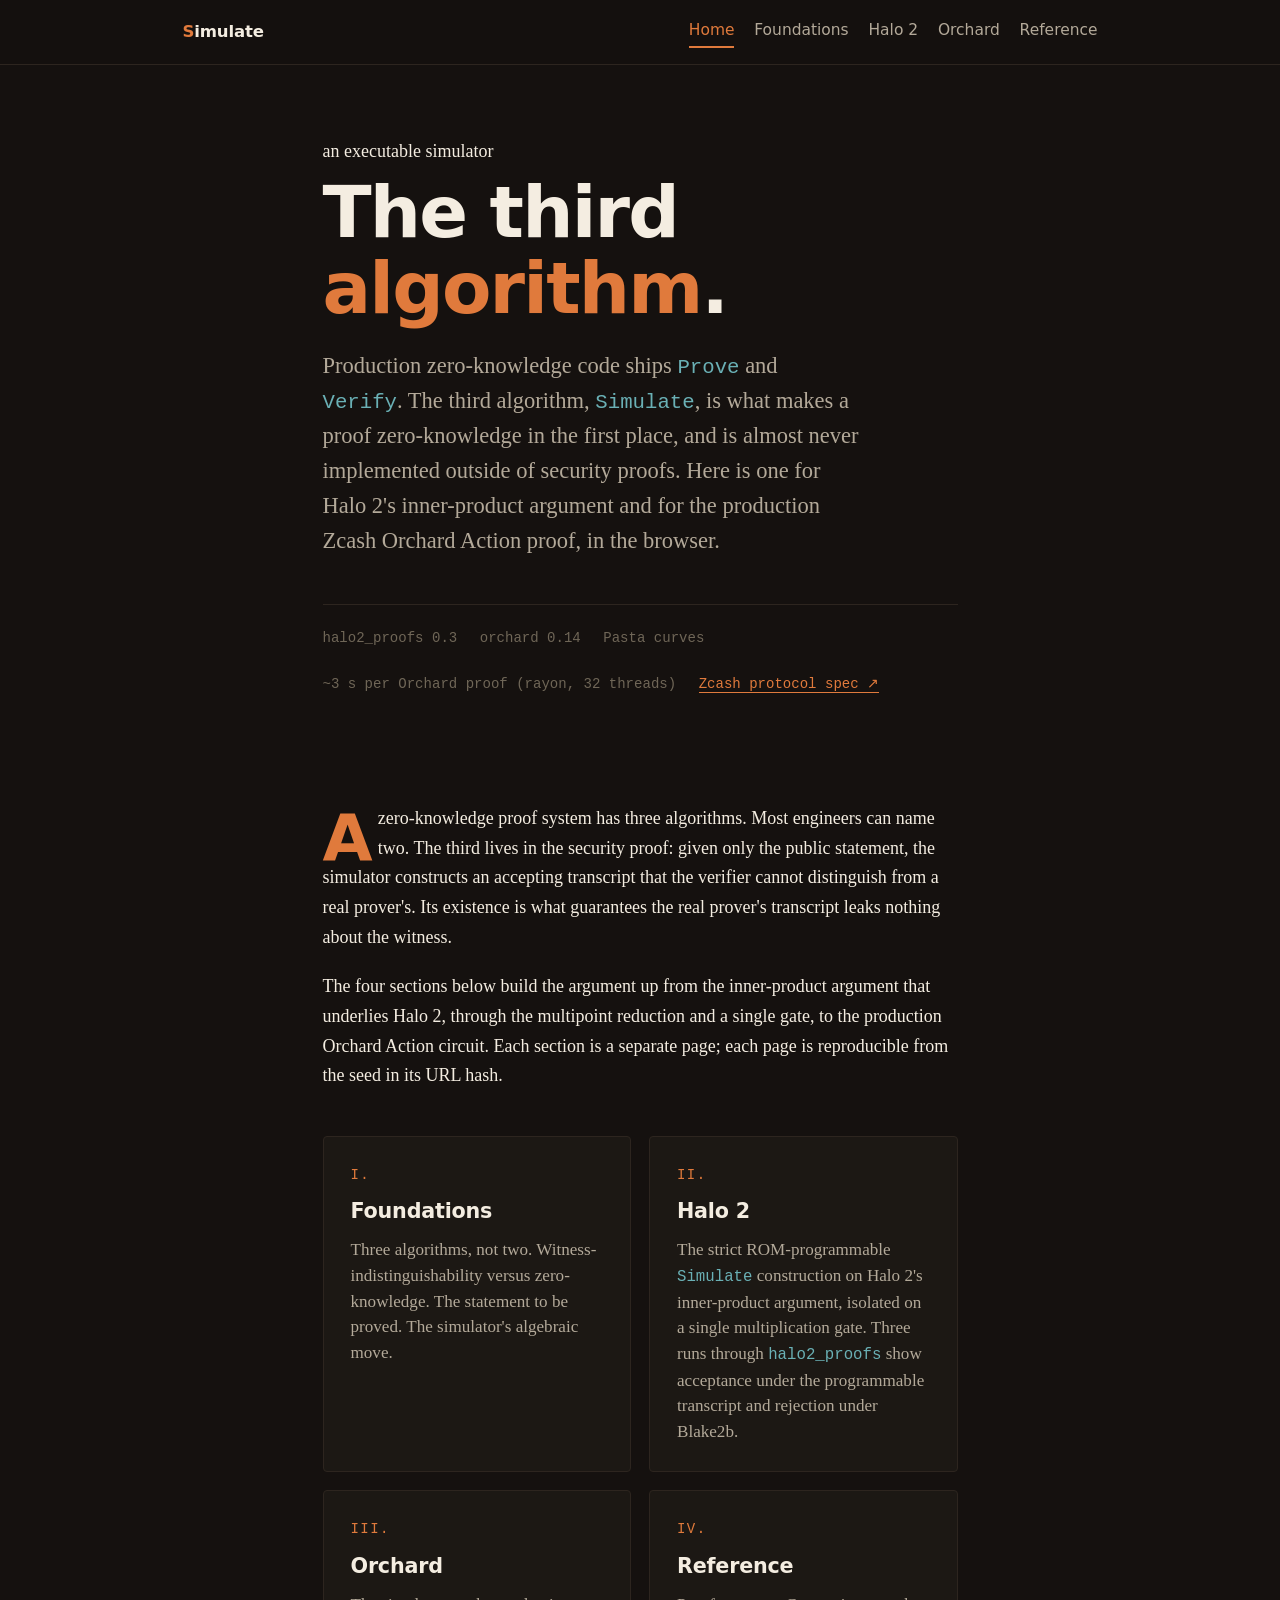
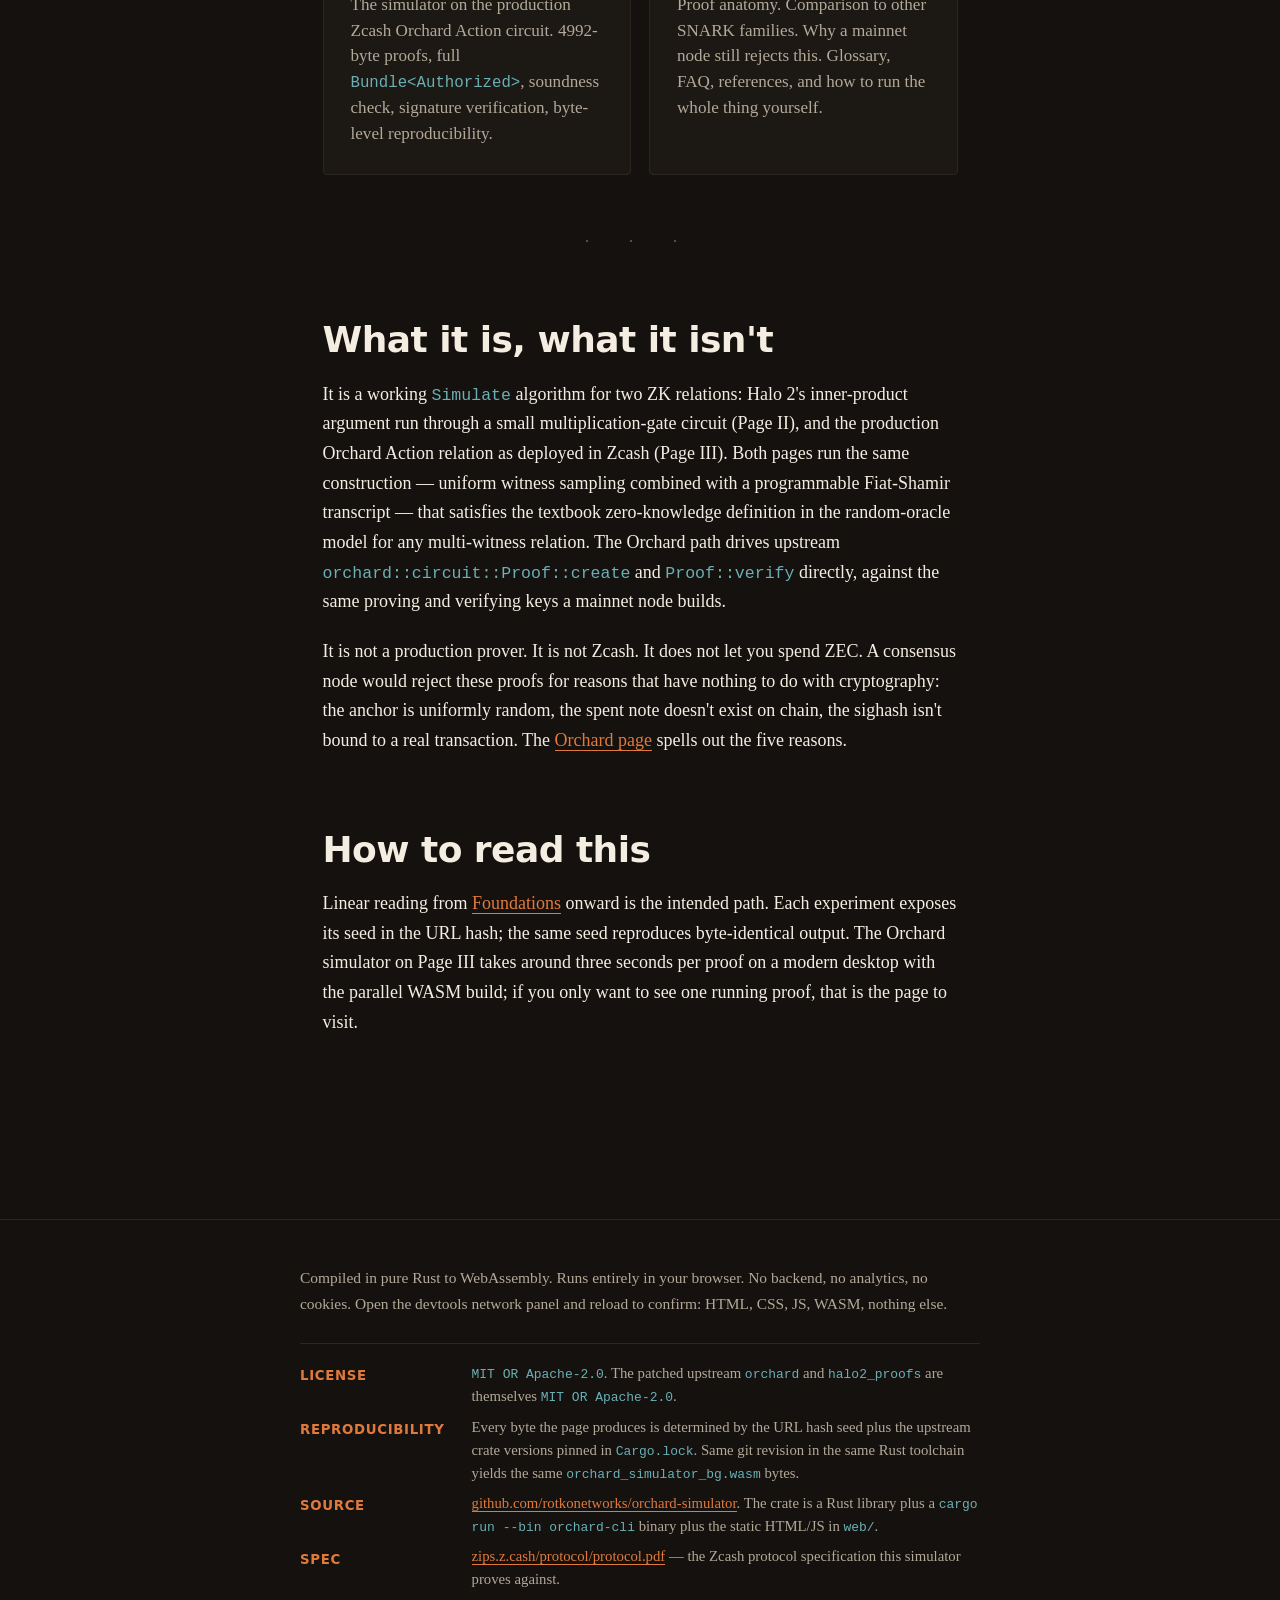
<file: web/index.html>
<!doctype html>
<html lang="en">
<head>
  <meta charset="utf-8" />
  <meta name="viewport" content="width=device-width, initial-scale=1" />
  <title>The third algorithm — orchard-simulator</title>
  <meta name="description" content="A working zero-knowledge simulator for Halo 2's inner-product argument and the production Zcash Orchard Action proof. Runs in the browser." />
  <meta property="og:type" content="article" />
  <meta property="og:title" content="The third algorithm" />
  <meta property="og:description" content="A working zero-knowledge simulator for Halo 2's inner-product argument and the production Zcash Orchard Action proof." />
  <meta name="twitter:card" content="summary" />
  <link rel="icon" type="image/svg+xml" href="data:image/svg+xml;utf8,<svg xmlns='http://www.w3.org/2000/svg' viewBox='0 0 16 16'><rect width='16' height='16' rx='2' fill='%23221c17'/><text x='8' y='12' font-family='Georgia,serif' font-style='italic' font-size='11' font-weight='600' text-anchor='middle' fill='%23e07a3c'>S</text></svg>" />
  <link rel="stylesheet" href="style.css" />
</head>
<body>
<a class="skip-link" href="#main">skip to content</a>

<nav class="site-nav" aria-label="site navigation">
  <div class="site-nav-inner" id="nav-inner">
    <a href="/" class="site-nav-brand"><strong>S</strong>imulate</a>
    <button class="nav-toggle" aria-label="toggle navigation" aria-controls="nav-inner" id="nav-toggle">menu</button>
    <div class="site-nav-links">
      <a href="/" aria-current="page">Home</a>
      <a href="/foundations.html">Foundations</a>
      <a href="/halo2.html">Halo 2</a>
      <a href="/orchard.html">Orchard</a>
      <a href="/reference.html">Reference</a>
    </div>
  </div>
</nav>

<header class="hero">
  <div class="eyebrow">an executable simulator</div>
  <h1>The third <span class="accent">algorithm</span>.</h1>
  <p class="hero-deck">
    Production zero-knowledge code ships <code>Prove</code> and
    <code>Verify</code>. The third algorithm,
    <code>Simulate</code>, is what makes a proof zero-knowledge in
    the first place, and is almost never implemented outside of
    security proofs. Here is one for Halo 2's inner-product argument
    and for the production Zcash Orchard Action proof, in the
    browser.
  </p>
  <div class="hero-meta">
    <span>halo2_proofs 0.3</span>
    <span>orchard 0.14</span>
    <span>Pasta curves</span>
    <span>~3 s per Orchard proof (rayon, 32 threads)</span>
    <span><a href="https://zips.z.cash/protocol/protocol.pdf"
            rel="noopener">Zcash protocol spec &#x2197;</a></span>
  </div>
</header>

<main class="page" id="main">

  <p class="drop-cap">
    A zero-knowledge proof system has three algorithms. Most
    engineers can name two. The third lives in the security proof:
    given only the public statement, the simulator constructs an
    accepting transcript that the verifier cannot distinguish from a
    real prover's. Its existence is what guarantees the real
    prover's transcript leaks nothing about the witness.
  </p>

  <p>
    The four sections below build the argument up from the
    inner-product argument that underlies Halo 2, through the
    multipoint reduction and a single gate, to the production
    Orchard Action circuit. Each section is a separate page; each
    page is reproducible from the seed in its URL hash.
  </p>

  <div class="toc-cards">
    <a class="toc-card" href="/foundations.html">
      <div class="toc-card-number">I.</div>
      <div class="toc-card-title">Foundations</div>
      <div class="toc-card-desc">
        Three algorithms, not two. Witness-indistinguishability
        versus zero-knowledge. The statement to be proved. The
        simulator's algebraic move.
      </div>
    </a>
    <a class="toc-card" href="/halo2.html">
      <div class="toc-card-number">II.</div>
      <div class="toc-card-title">Halo 2</div>
      <div class="toc-card-desc">
        The strict ROM-programmable <code>Simulate</code>
        construction on Halo 2's inner-product argument, isolated
        on a single multiplication gate. Three runs through
        <code>halo2_proofs</code> show acceptance under the
        programmable transcript and rejection under Blake2b.
      </div>
    </a>
    <a class="toc-card" href="/orchard.html">
      <div class="toc-card-number">III.</div>
      <div class="toc-card-title">Orchard</div>
      <div class="toc-card-desc">
        The simulator on the production Zcash Orchard Action
        circuit. 4992-byte proofs, full
        <code>Bundle&lt;Authorized&gt;</code>, soundness check,
        signature verification, byte-level reproducibility.
      </div>
    </a>
    <a class="toc-card" href="/reference.html">
      <div class="toc-card-number">IV.</div>
      <div class="toc-card-title">Reference</div>
      <div class="toc-card-desc">
        Proof anatomy. Comparison to other SNARK families. Why a
        mainnet node still rejects this. Glossary, FAQ, references,
        and how to run the whole thing yourself.
      </div>
    </a>
  </div>

  <div class="rule"></div>

  <h2>What it is, what it isn't</h2>

  <p>
    It is a working <code>Simulate</code> algorithm for two ZK
    relations: Halo 2's inner-product argument run through a small
    multiplication-gate circuit (Page II), and the production
    Orchard Action relation as deployed in Zcash (Page III). Both
    pages run the same construction &mdash; uniform witness
    sampling combined with a programmable Fiat-Shamir transcript
    &mdash; that satisfies the textbook zero-knowledge definition in
    the random-oracle model for any multi-witness relation. The
    Orchard path drives upstream
    <code>orchard::circuit::Proof::create</code> and
    <code>Proof::verify</code> directly, against the same proving
    and verifying keys a mainnet node builds.
  </p>

  <p>
    It is not a production prover. It is not Zcash. It does not let
    you spend ZEC. A consensus node would reject these proofs for
    reasons that have nothing to do with cryptography: the anchor
    is uniformly random, the spent note doesn't exist on chain, the
    sighash isn't bound to a real transaction. The
    <a href="/orchard.html#mainnet-reject">Orchard page</a> spells
    out the five reasons.
  </p>

  <h2>How to read this</h2>

  <p>
    Linear reading from <a href="/foundations.html">Foundations</a>
    onward is the intended path. Each experiment exposes its seed in
    the URL hash; the same seed reproduces byte-identical output.
    The Orchard simulator on Page III takes around three seconds per
    proof on a modern desktop with the parallel WASM build; if you
    only want to see one running proof, that is the page to visit.
  </p>

</main>

<footer>
  <div class="footer-inner">
    <p>
      Compiled in pure Rust to WebAssembly. Runs entirely in your
      browser. No backend, no analytics, no cookies. Open the
      devtools network panel and reload to confirm: HTML, CSS, JS,
      WASM, nothing else.
    </p>
    <dl>
      <dt>License</dt>
      <dd><code>MIT OR Apache-2.0</code>. The patched upstream
      <code>orchard</code> and <code>halo2_proofs</code> are
      themselves <code>MIT OR Apache-2.0</code>.</dd>
      <dt>Reproducibility</dt>
      <dd>
        Every byte the page produces is determined by the URL hash
        seed plus the upstream crate versions pinned in
        <code>Cargo.lock</code>. Same git revision in the same Rust
        toolchain yields the same <code>orchard_simulator_bg.wasm</code>
        bytes.
      </dd>
      <dt>Source</dt>
      <dd>
        <a href="https://github.com/rotkonetworks/orchard-simulator" rel="noopener">github.com/rotkonetworks/orchard-simulator</a>.
        The crate is a Rust library plus a <code>cargo run --bin
        orchard-cli</code> binary plus the static HTML/JS in
        <code>web/</code>.
      </dd>
      <dt>Spec</dt>
      <dd>
        <a href="https://zips.z.cash/protocol/protocol.pdf" rel="noopener">zips.z.cash/protocol/protocol.pdf</a>
        &mdash; the Zcash protocol specification this simulator
        proves against.
      </dd>
    </dl>
  </div>
</footer>

<script src="nav.js" type="module"></script>
</body>
</html>
</file>
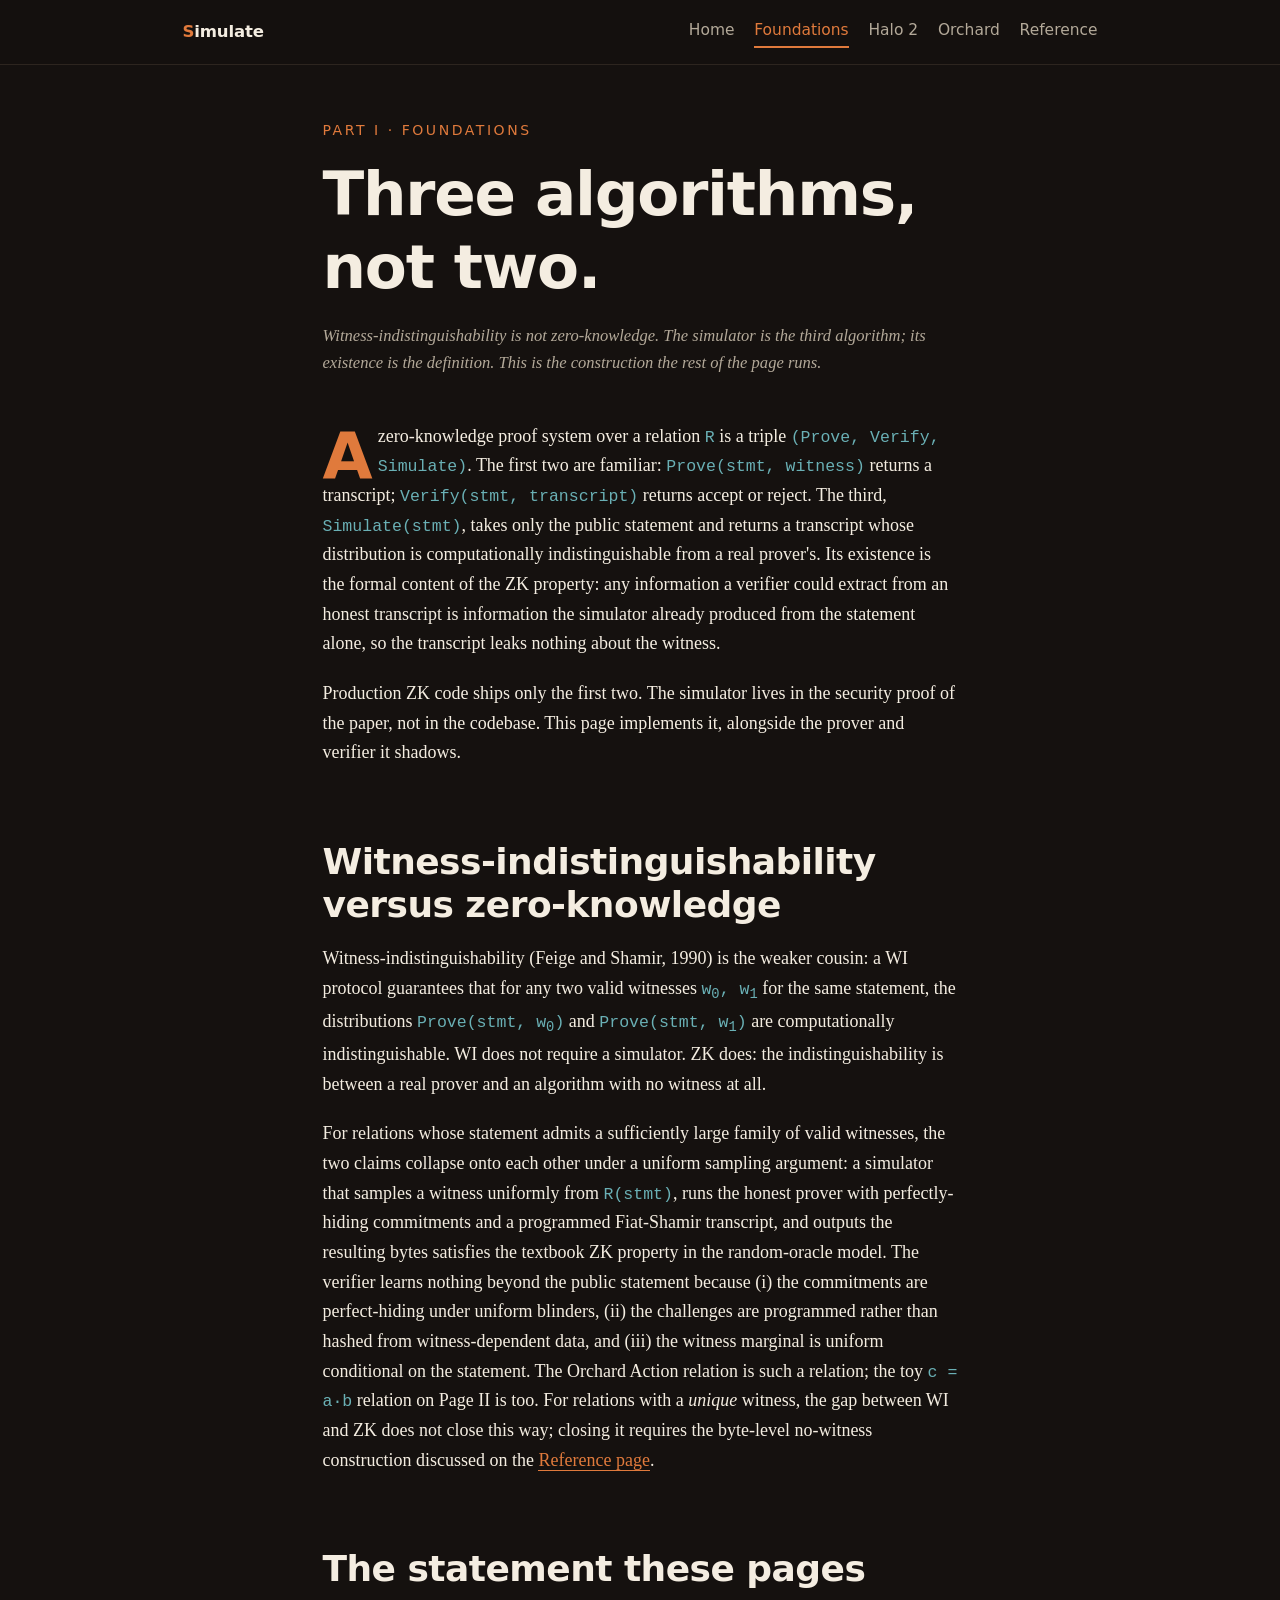
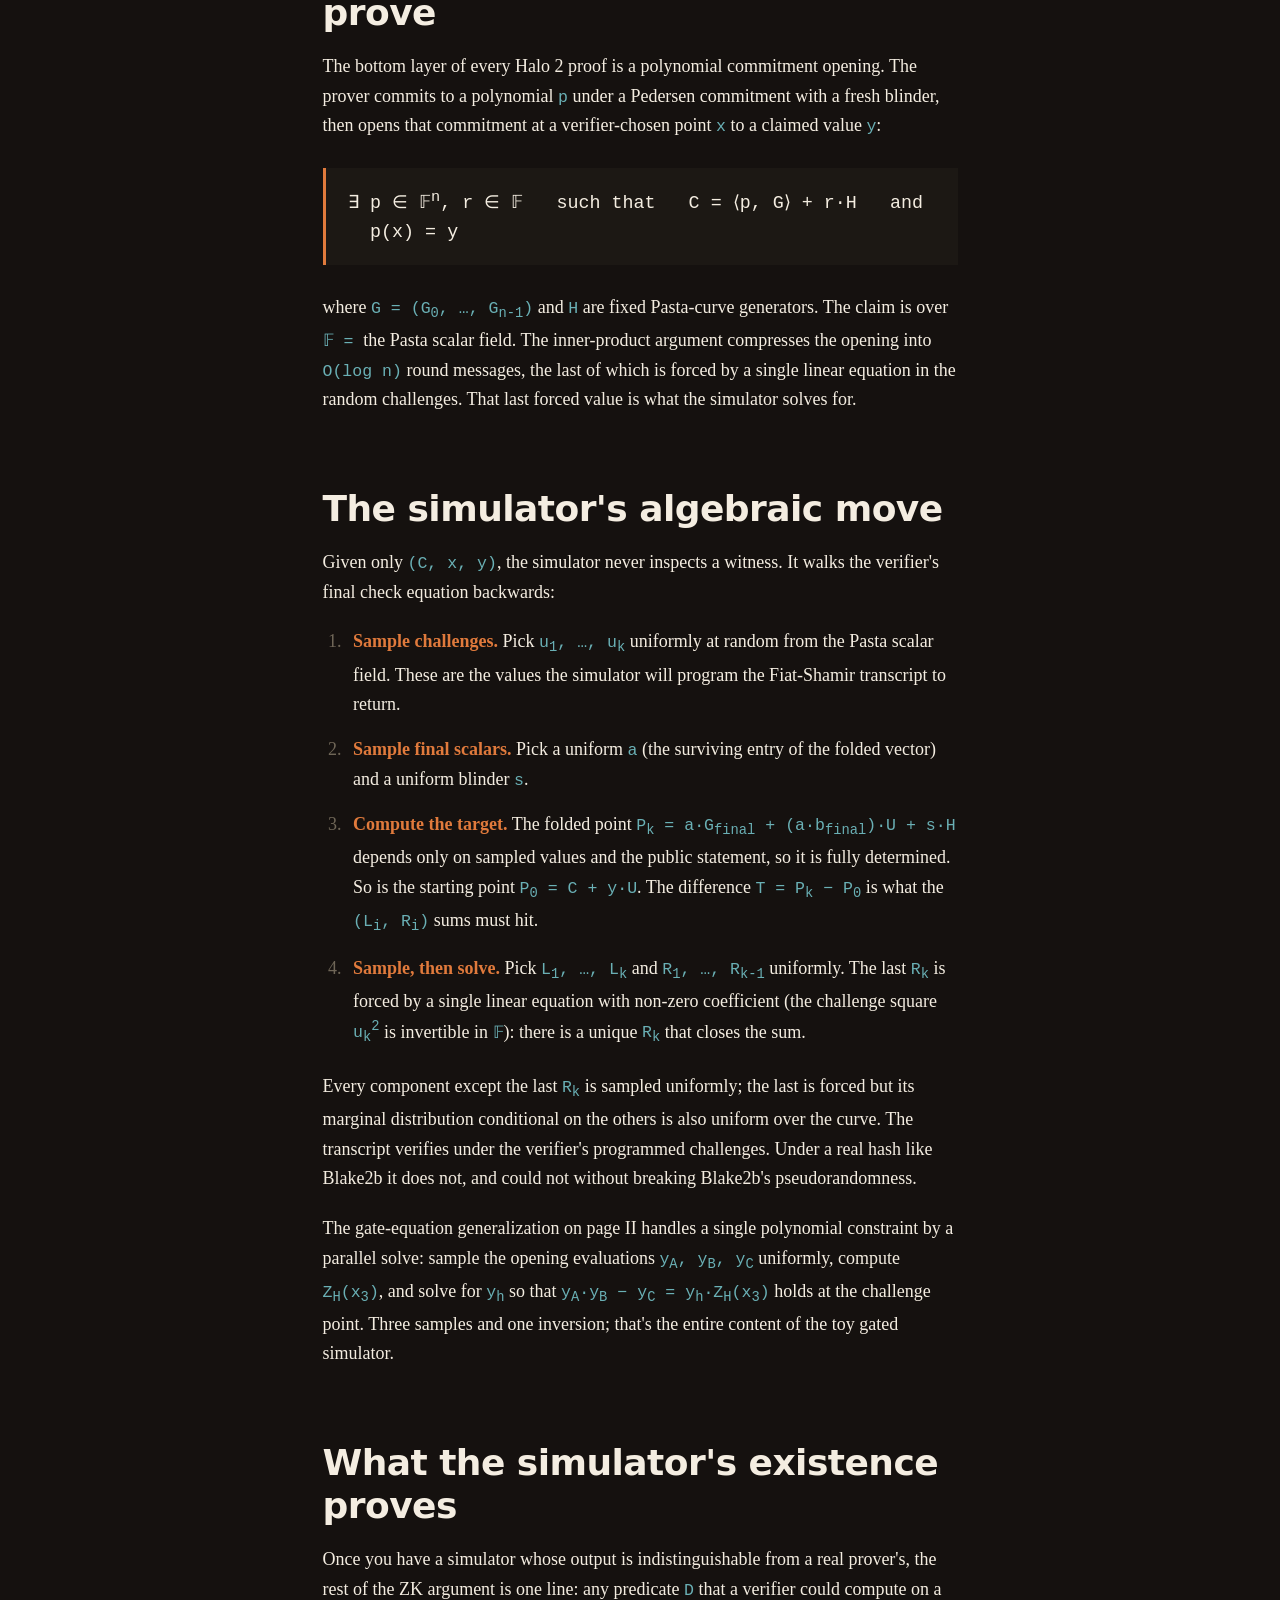
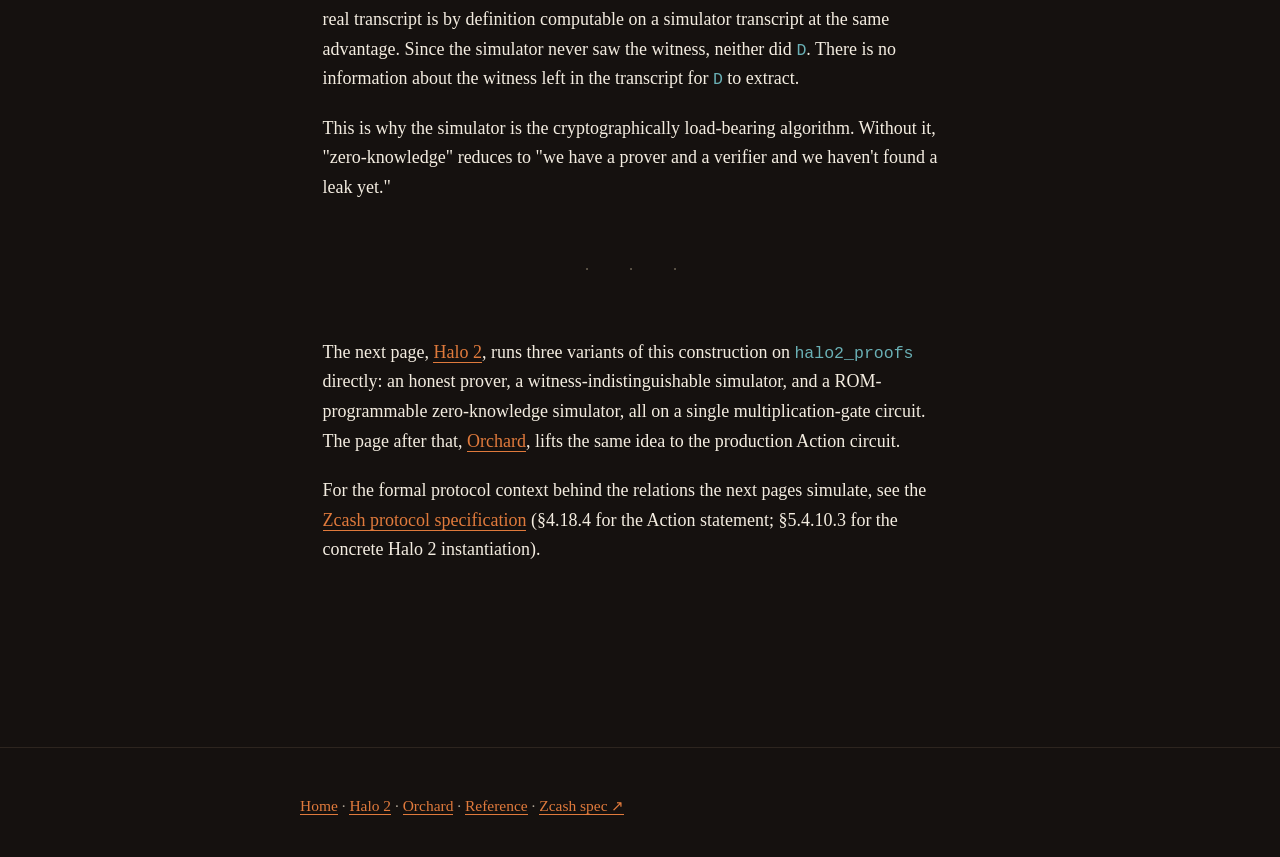
<file: web/foundations.html>
<!doctype html>
<html lang="en">
<head>
  <meta charset="utf-8" />
  <meta name="viewport" content="width=device-width, initial-scale=1" />
  <title>Foundations — the third algorithm</title>
  <meta name="description" content="Three algorithms, witness-indistinguishability versus zero-knowledge, the inner-product opening statement, and the simulator's algebraic move." />
  <link rel="icon" type="image/svg+xml" href="data:image/svg+xml;utf8,<svg xmlns='http://www.w3.org/2000/svg' viewBox='0 0 16 16'><rect width='16' height='16' rx='2' fill='%23221c17'/><text x='8' y='12' font-family='Georgia,serif' font-style='italic' font-size='11' font-weight='600' text-anchor='middle' fill='%23e07a3c'>S</text></svg>" />
  <link rel="stylesheet" href="style.css" />
</head>
<body>
<a class="skip-link" href="#main">skip to content</a>

<nav class="site-nav" aria-label="site navigation">
  <div class="site-nav-inner" id="nav-inner">
    <a href="/" class="site-nav-brand"><strong>S</strong>imulate</a>
    <button class="nav-toggle" aria-label="toggle navigation" aria-controls="nav-inner" id="nav-toggle">menu</button>
    <div class="site-nav-links">
      <a href="/">Home</a>
      <a href="/foundations.html" aria-current="page">Foundations</a>
      <a href="/halo2.html">Halo 2</a>
      <a href="/orchard.html">Orchard</a>
      <a href="/reference.html">Reference</a>
    </div>
  </div>
</nav>

<main class="page" id="main">

  <header class="page-header">
    <div class="eyebrow">part I &middot; foundations</div>
    <h1>Three algorithms, not two.</h1>
    <p class="byline">
      Witness-indistinguishability is not zero-knowledge. The
      simulator is the third algorithm; its existence is the
      definition. This is the construction the rest of the page
      runs.
    </p>
  </header>

  <p class="drop-cap">
    A zero-knowledge proof system over a relation
    <code>R</code> is a triple <code>(Prove, Verify, Simulate)</code>.
    The first two are familiar: <code>Prove(stmt, witness)</code>
    returns a transcript; <code>Verify(stmt, transcript)</code>
    returns accept or reject. The third,
    <code>Simulate(stmt)</code>, takes only the public statement
    and returns a transcript whose distribution is computationally
    indistinguishable from a real prover's. Its existence is the
    formal content of the ZK property: any information a verifier
    could extract from an honest transcript is information the
    simulator already produced from the statement alone, so the
    transcript leaks nothing about the witness.
  </p>

  <p>
    Production ZK code ships only the first two. The simulator
    lives in the security proof of the paper, not in the codebase.
    This page implements it, alongside the prover and verifier it
    shadows.
  </p>

  <h2>Witness-indistinguishability versus zero-knowledge</h2>

  <p>
    Witness-indistinguishability (Feige and Shamir, 1990) is the
    weaker cousin: a WI protocol guarantees that for any two valid
    witnesses
    <code>w<sub>0</sub>, w<sub>1</sub></code> for the same
    statement, the distributions
    <code>Prove(stmt, w<sub>0</sub>)</code> and
    <code>Prove(stmt, w<sub>1</sub>)</code> are computationally
    indistinguishable. WI does not require a simulator. ZK does:
    the indistinguishability is between a real prover and an
    algorithm with no witness at all.
  </p>

  <p>
    For relations whose statement admits a sufficiently large
    family of valid witnesses, the two claims collapse onto each
    other under a uniform sampling argument: a simulator that
    samples a witness uniformly from <code>R(stmt)</code>, runs
    the honest prover with perfectly-hiding commitments and a
    programmed Fiat-Shamir transcript, and outputs the resulting
    bytes satisfies the textbook ZK property in the random-oracle
    model. The verifier learns nothing beyond the public statement
    because (i) the commitments are perfect-hiding under uniform
    blinders, (ii) the challenges are programmed rather than
    hashed from witness-dependent data, and (iii) the witness
    marginal is uniform conditional on the statement. The Orchard
    Action relation is such a relation; the toy
    <code>c = a&middot;b</code> relation on Page II is too. For
    relations with a <em>unique</em> witness, the gap between WI
    and ZK does not close this way; closing it requires the
    byte-level no-witness construction discussed on the
    <a href="/reference.html#byte-level">Reference page</a>.
  </p>

  <h2>The statement these pages prove</h2>

  <p>
    The bottom layer of every Halo 2 proof is a polynomial
    commitment opening. The prover commits to a polynomial
    <code>p</code> under a Pedersen commitment with a fresh
    blinder, then opens that commitment at a verifier-chosen point
    <code>x</code> to a claimed value <code>y</code>:
  </p>

  <div class="formal-claim">
    &exist; p &isin; 𝔽<sup>n</sup>, r &isin; 𝔽 &nbsp; such that &nbsp;
    C = &lang;p, G&rang; + r&middot;H &nbsp; and &nbsp; p(x) = y
  </div>

  <p>
    where <code>G = (G<sub>0</sub>, &hellip;, G<sub>n-1</sub>)</code>
    and <code>H</code> are fixed Pasta-curve generators. The claim
    is over <code>𝔽 = </code> the Pasta scalar field. The
    inner-product argument compresses the opening into
    <code>O(log n)</code> round messages, the last of which is
    forced by a single linear equation in the random challenges.
    That last forced value is what the simulator solves for.
  </p>

  <h2>The simulator's algebraic move</h2>

  <p>
    Given only <code>(C, x, y)</code>, the simulator never inspects
    a witness. It walks the verifier's final check equation
    backwards:
  </p>

  <ol class="algo">
    <li>
      <strong>Sample challenges.</strong> Pick
      <code>u<sub>1</sub>, &hellip;, u<sub>k</sub></code> uniformly
      at random from the Pasta scalar field. These are the values
      the simulator will program the Fiat-Shamir transcript to
      return.
    </li>
    <li>
      <strong>Sample final scalars.</strong> Pick a uniform
      <code>a</code> (the surviving entry of the folded vector)
      and a uniform blinder <code>s</code>.
    </li>
    <li>
      <strong>Compute the target.</strong> The folded point
      <code>P<sub>k</sub> = a&middot;G<sub>final</sub> +
      (a&middot;b<sub>final</sub>)&middot;U + s&middot;H</code>
      depends only on sampled values and the public statement, so
      it is fully determined. So is the starting point
      <code>P<sub>0</sub> = C + y&middot;U</code>. The difference
      <code>T = P<sub>k</sub> &minus; P<sub>0</sub></code> is what
      the <code>(L<sub>i</sub>, R<sub>i</sub>)</code> sums must
      hit.
    </li>
    <li>
      <strong>Sample, then solve.</strong> Pick
      <code>L<sub>1</sub>, &hellip;, L<sub>k</sub></code> and
      <code>R<sub>1</sub>, &hellip;, R<sub>k-1</sub></code>
      uniformly. The last <code>R<sub>k</sub></code> is forced by
      a single linear equation with non-zero coefficient
      (the challenge square <code>u<sub>k</sub><sup>2</sup></code>
      is invertible in <code>𝔽</code>): there is a unique
      <code>R<sub>k</sub></code> that closes the sum.
    </li>
  </ol>

  <p>
    Every component except the last <code>R<sub>k</sub></code> is
    sampled uniformly; the last is forced but its marginal
    distribution conditional on the others is also uniform over
    the curve. The transcript verifies under the verifier's
    programmed challenges. Under a real hash like Blake2b it does
    not, and could not without breaking Blake2b's pseudorandomness.
  </p>

  <p>
    The gate-equation generalization on page II handles a single
    polynomial constraint by a parallel solve: sample the opening
    evaluations <code>y<sub>A</sub>, y<sub>B</sub>,
    y<sub>C</sub></code> uniformly, compute
    <code>Z<sub>H</sub>(x<sub>3</sub>)</code>, and solve for
    <code>y<sub>h</sub></code> so that
    <code>y<sub>A</sub>&middot;y<sub>B</sub> &minus; y<sub>C</sub>
    = y<sub>h</sub>&middot;Z<sub>H</sub>(x<sub>3</sub>)</code>
    holds at the challenge point. Three samples and one inversion;
    that's the entire content of the toy gated simulator.
  </p>

  <h2>What the simulator's existence proves</h2>

  <p>
    Once you have a simulator whose output is indistinguishable
    from a real prover's, the rest of the ZK argument is one line:
    any predicate <code>D</code> that a verifier could compute on
    a real transcript is by definition computable on a simulator
    transcript at the same advantage. Since the simulator never
    saw the witness, neither did <code>D</code>. There is no
    information about the witness left in the transcript for
    <code>D</code> to extract.
  </p>

  <p>
    This is why the simulator is the cryptographically load-bearing
    algorithm. Without it, "zero-knowledge" reduces to "we have a
    prover and a verifier and we haven't found a leak yet."
  </p>

  <div class="rule"></div>

  <p>
    The next page,
    <a href="/halo2.html">Halo 2</a>, runs three variants of this
    construction on <code>halo2_proofs</code> directly: an honest
    prover, a witness-indistinguishable simulator, and a
    ROM-programmable zero-knowledge simulator, all on a single
    multiplication-gate circuit. The page after that,
    <a href="/orchard.html">Orchard</a>, lifts the same idea to
    the production Action circuit.
  </p>

  <p>
    For the formal protocol context behind the relations the next
    pages simulate, see the
    <a href="https://zips.z.cash/protocol/protocol.pdf"
       rel="noopener">Zcash protocol specification</a>
    (&sect;4.18.4 for the Action statement; &sect;5.4.10.3 for
    the concrete Halo 2 instantiation).
  </p>

</main>

<footer>
  <div class="footer-inner">
    <p>
      <a href="/">Home</a> &middot;
      <a href="/halo2.html">Halo 2</a> &middot;
      <a href="/orchard.html">Orchard</a> &middot;
      <a href="/reference.html">Reference</a> &middot;
      <a href="https://zips.z.cash/protocol/protocol.pdf" rel="noopener">Zcash spec &#x2197;</a>
    </p>
  </div>
</footer>

<script src="nav.js" type="module"></script>
</body>
</html>
</file>
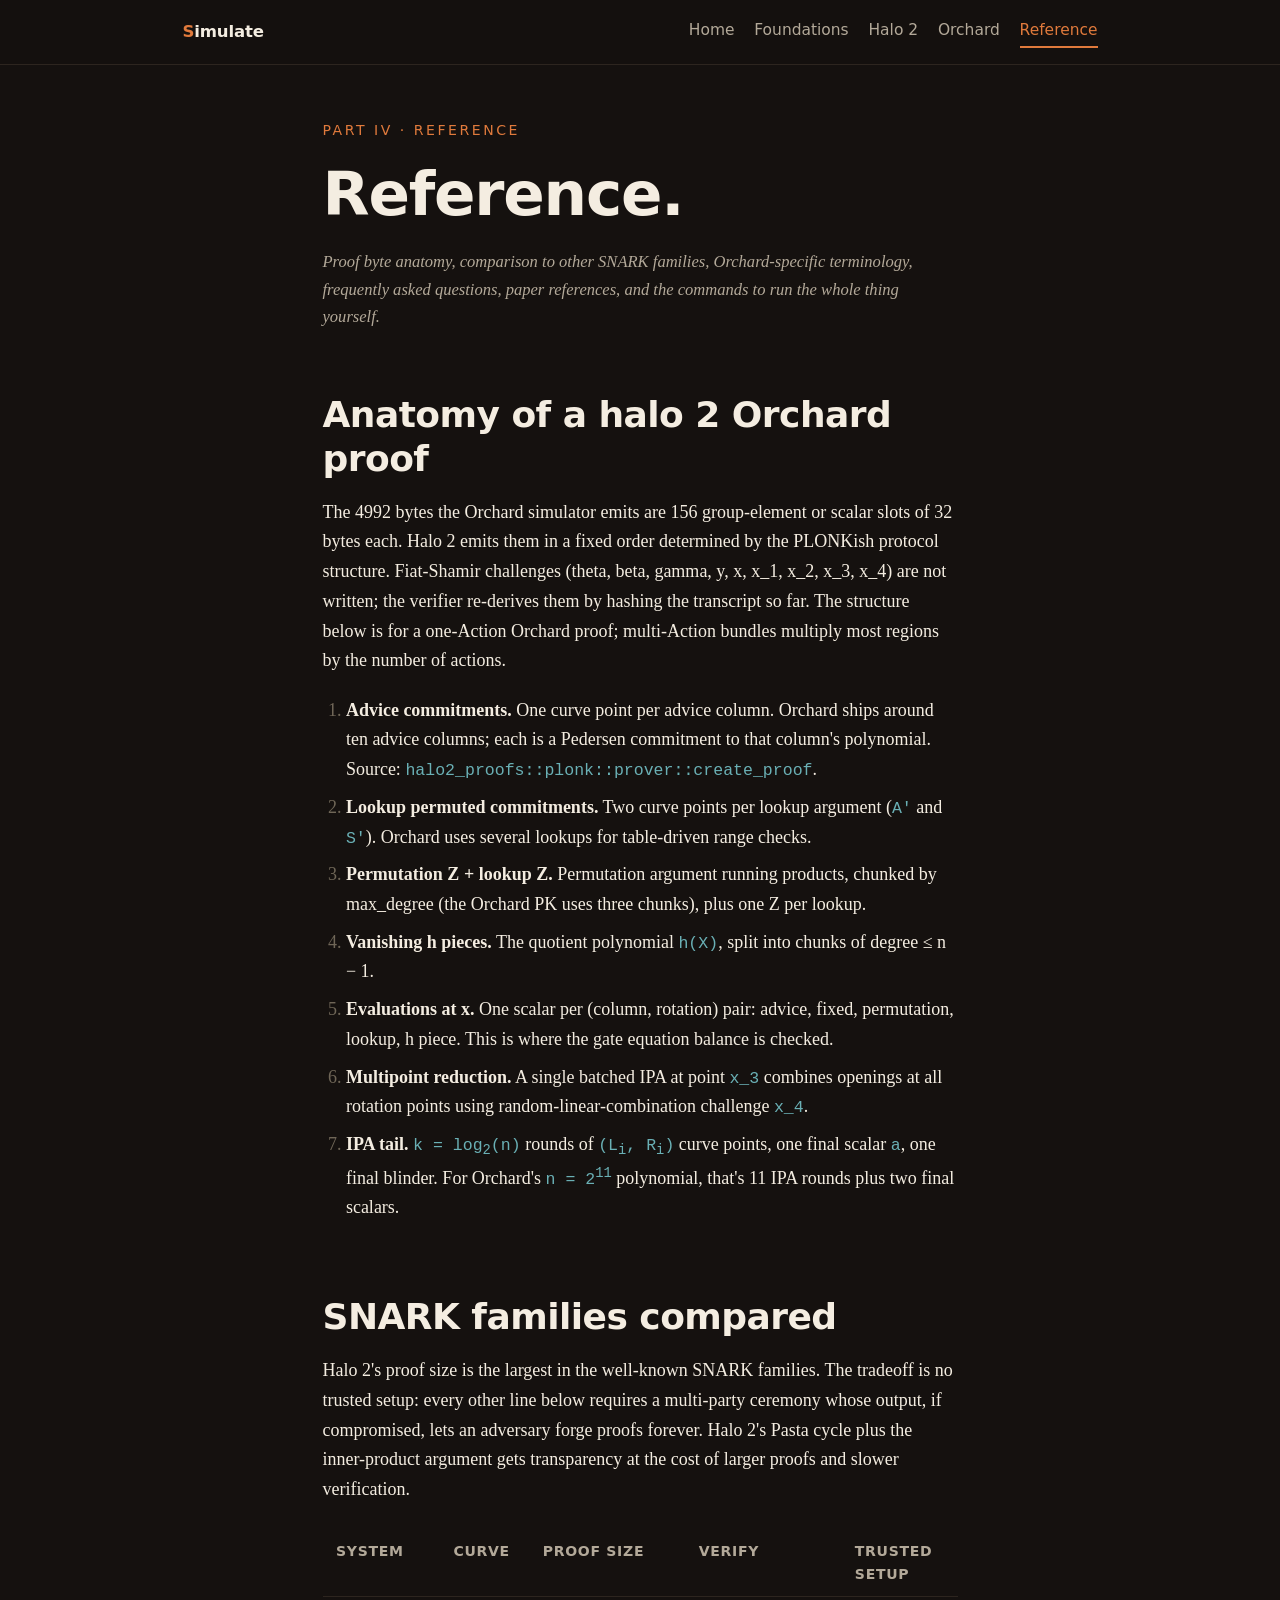
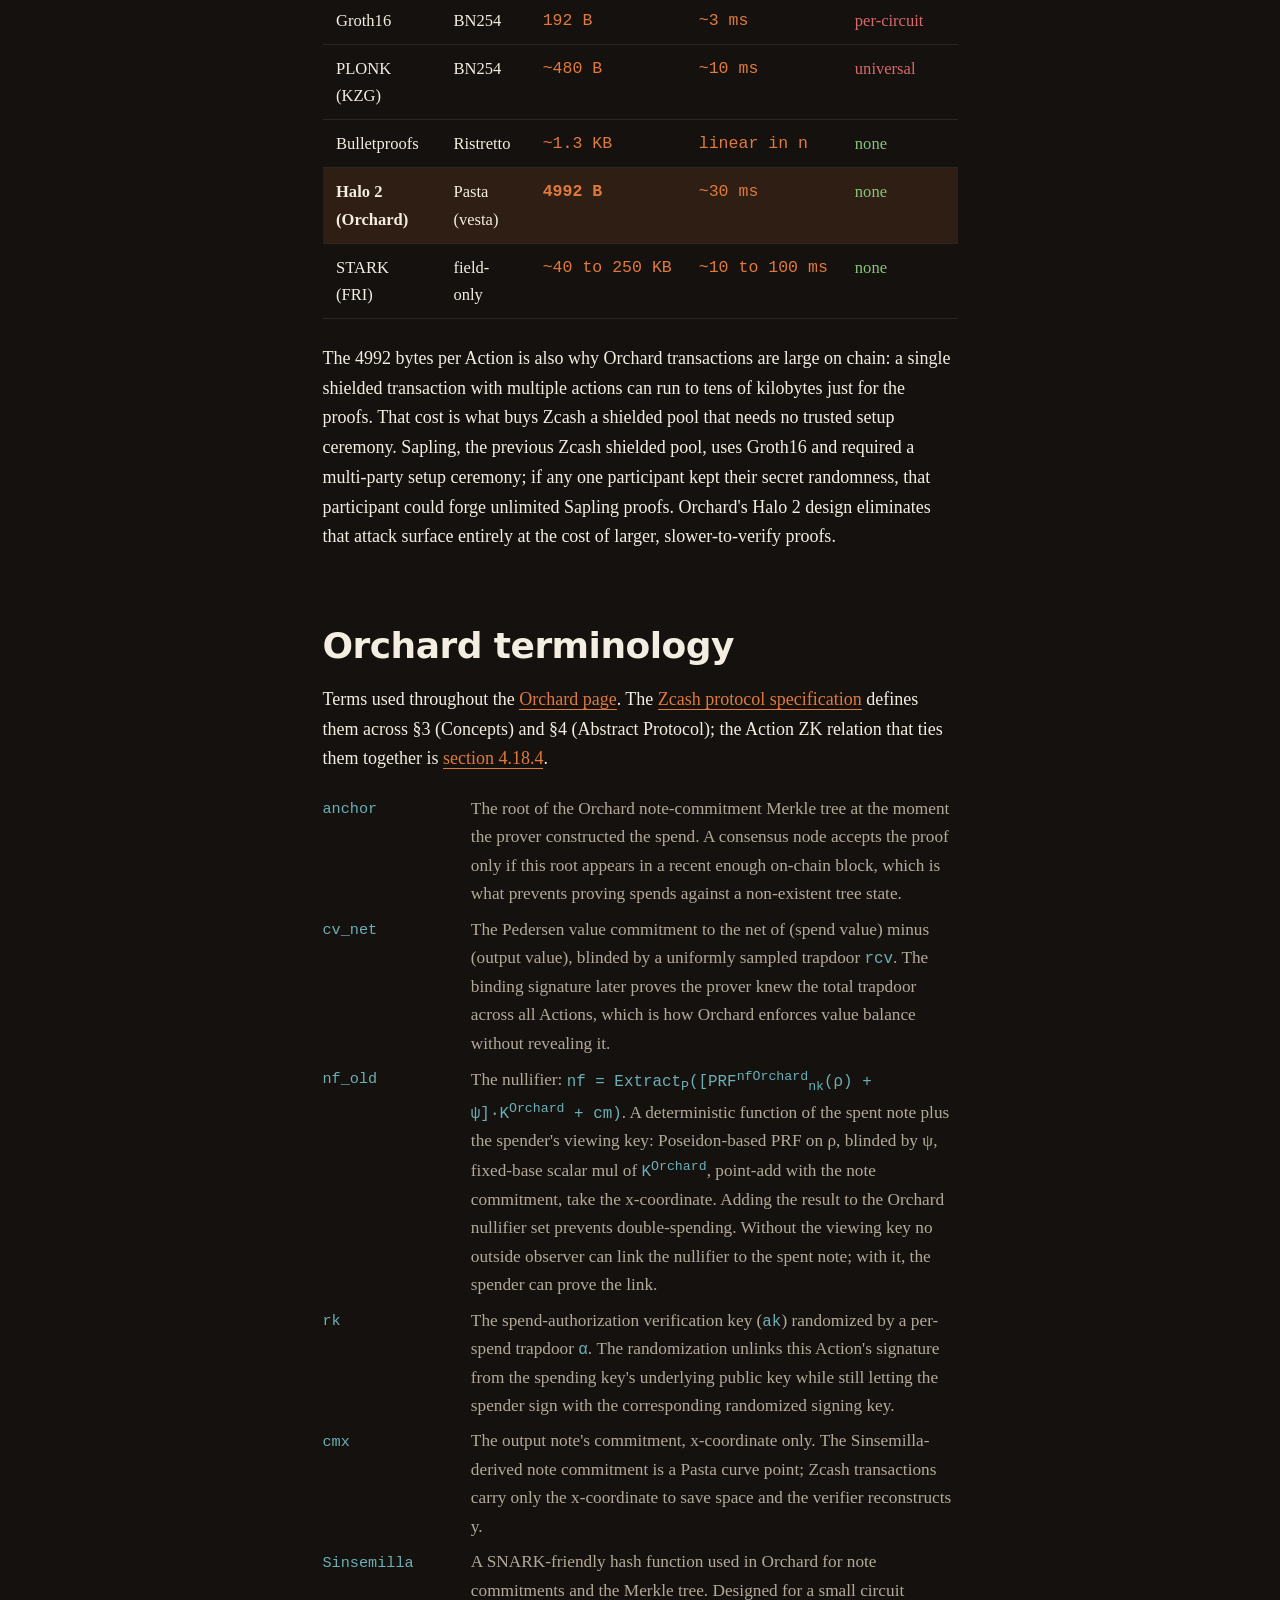
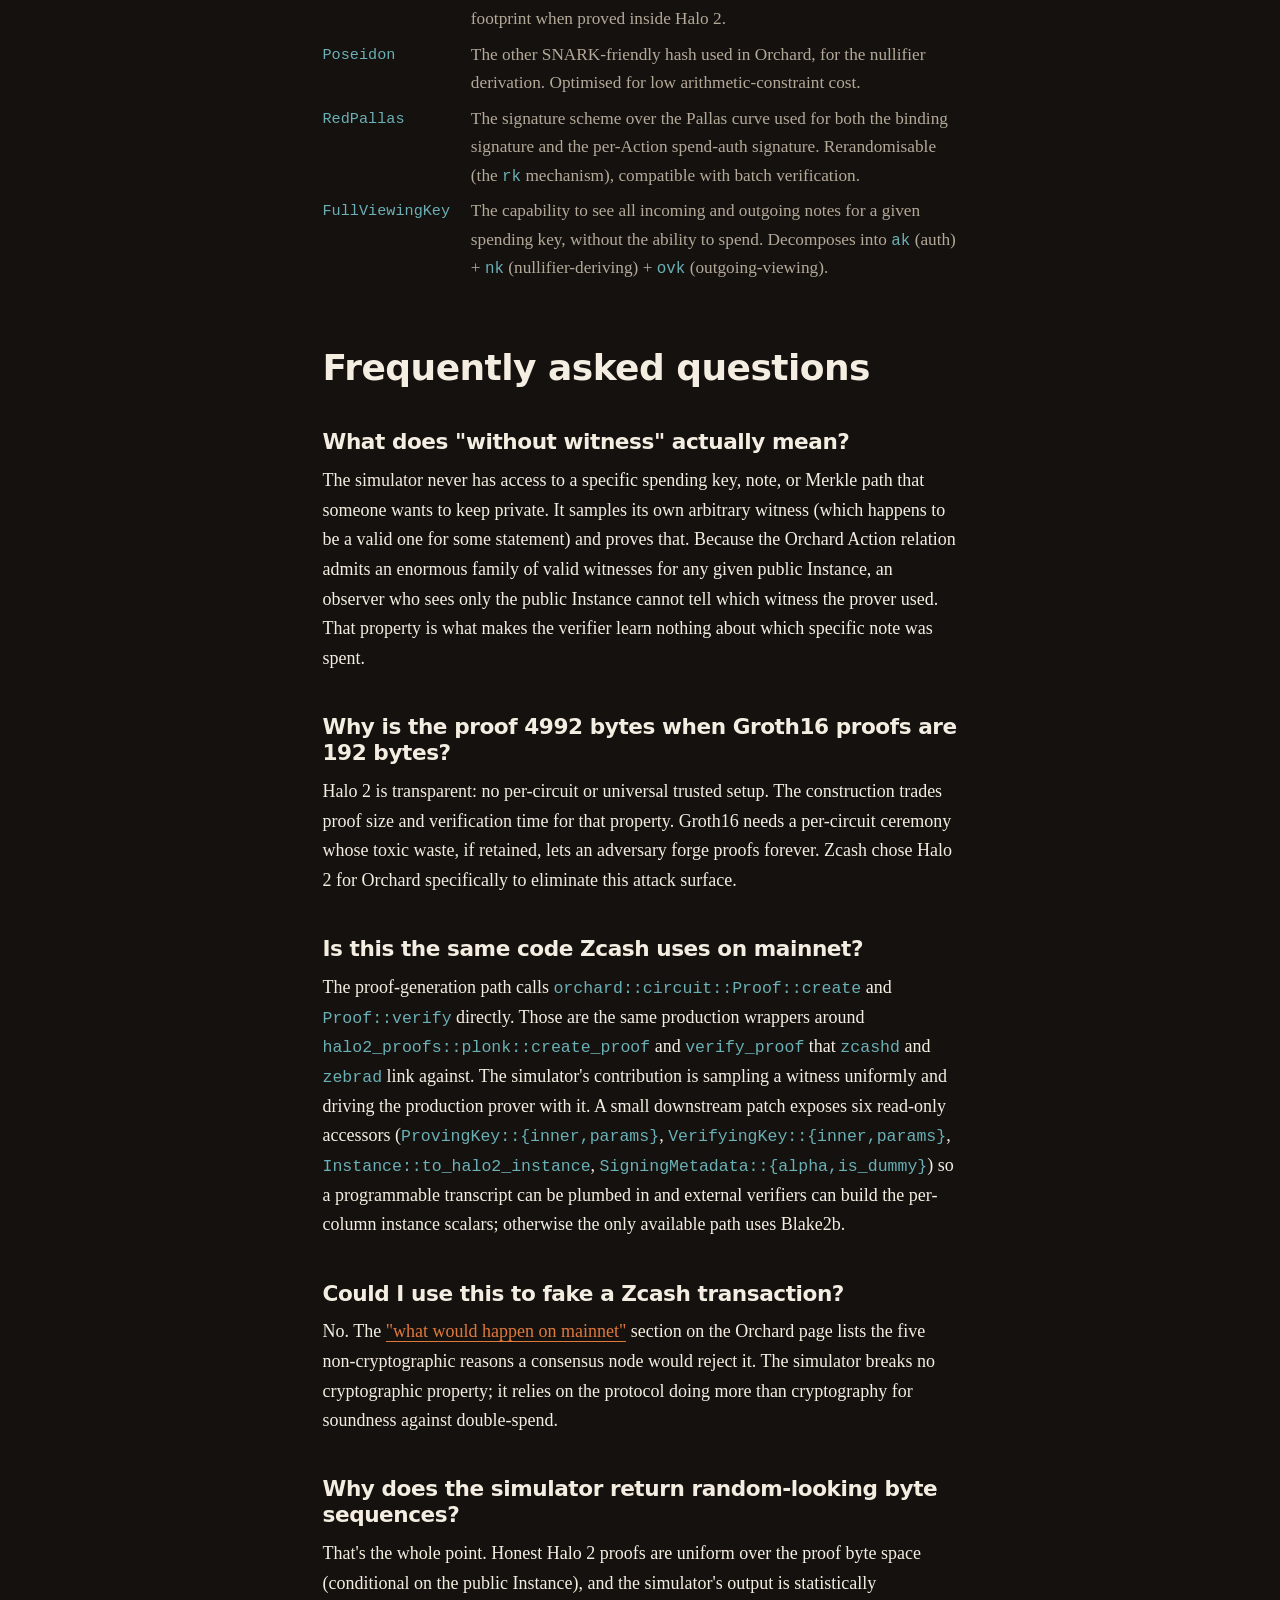
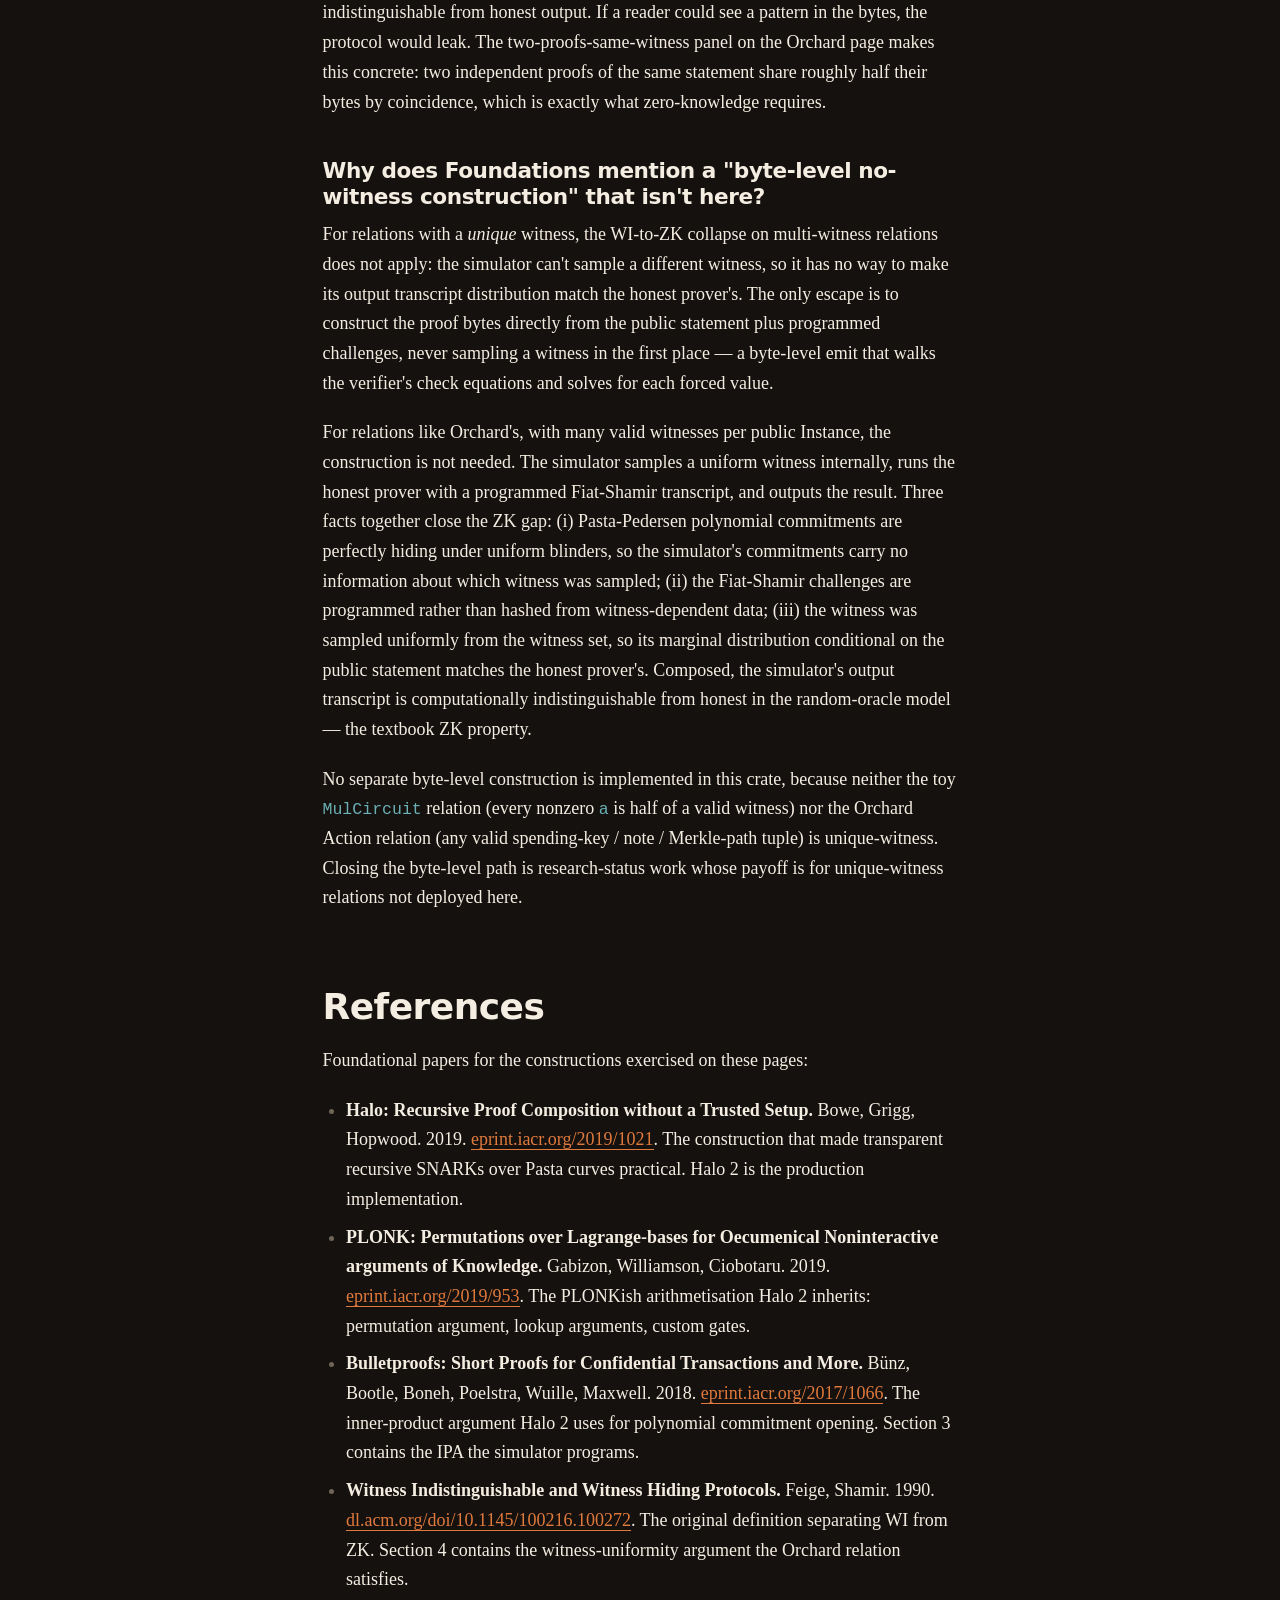
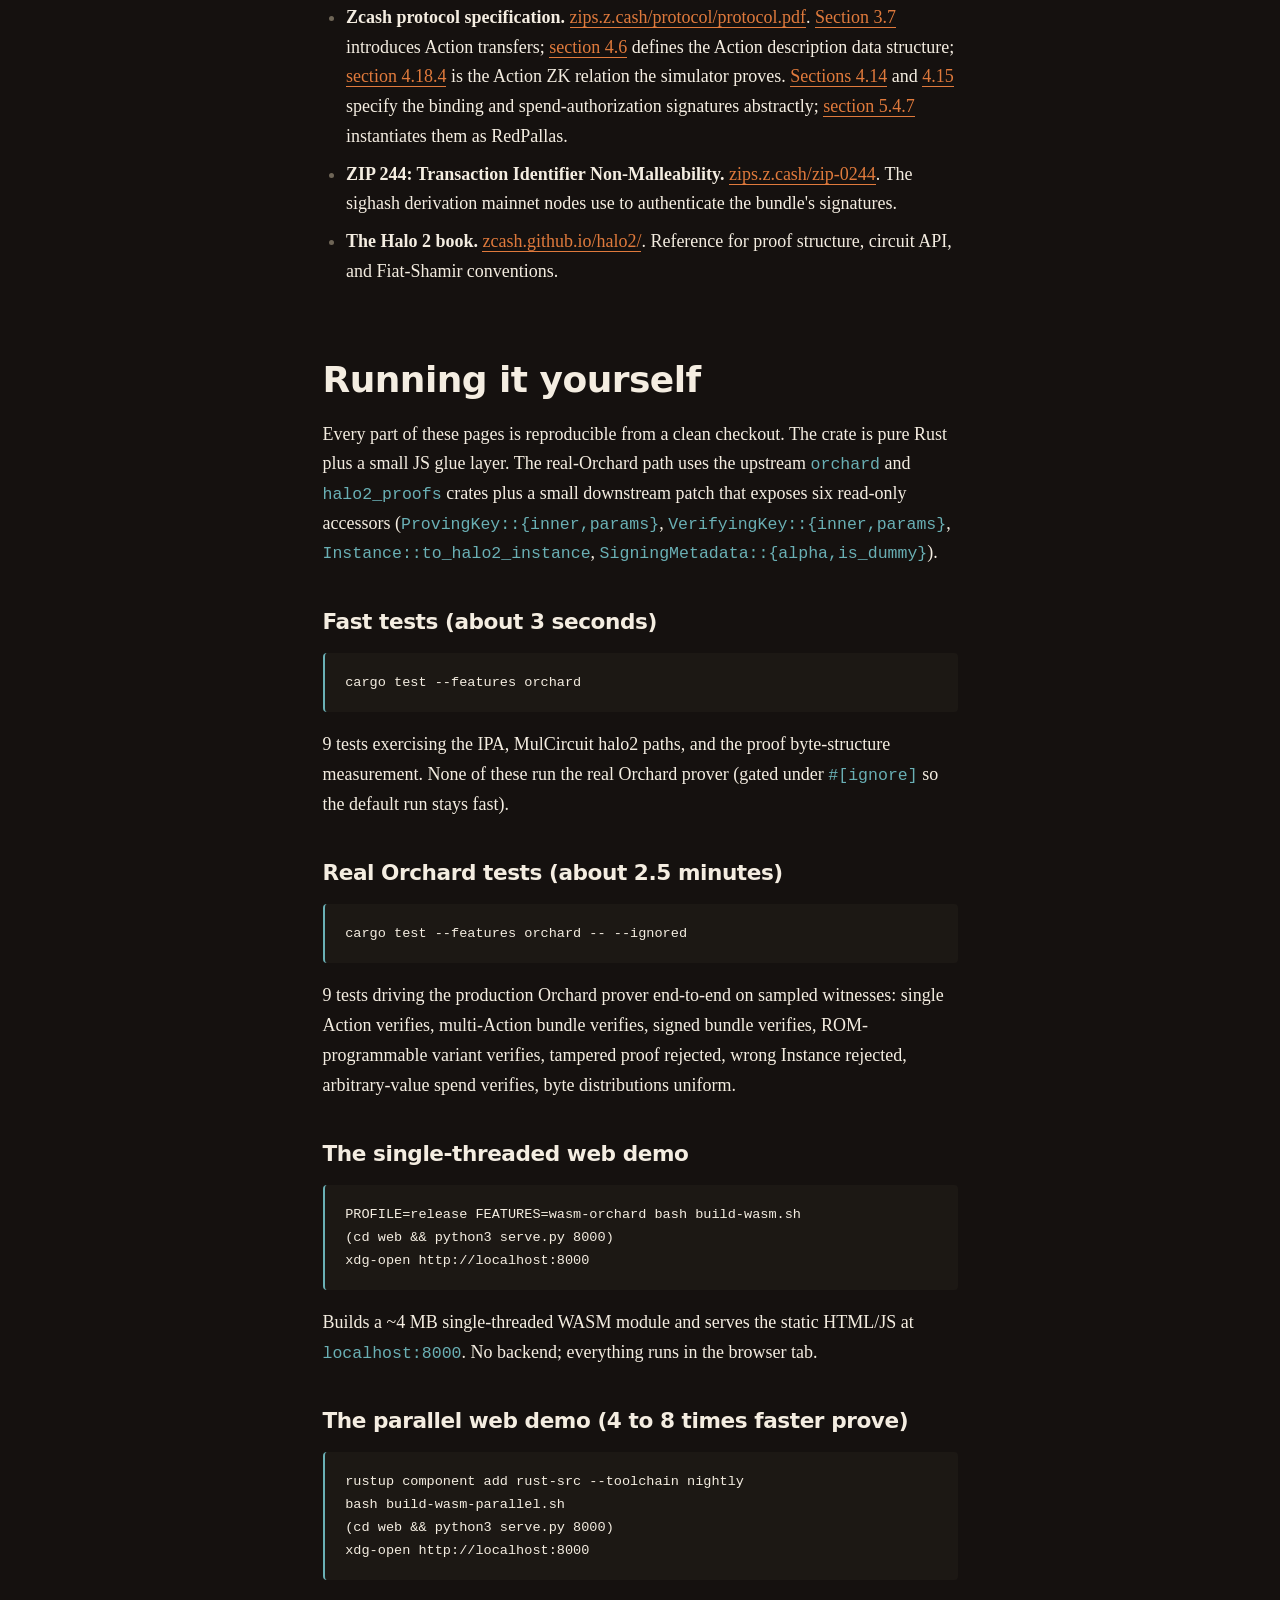
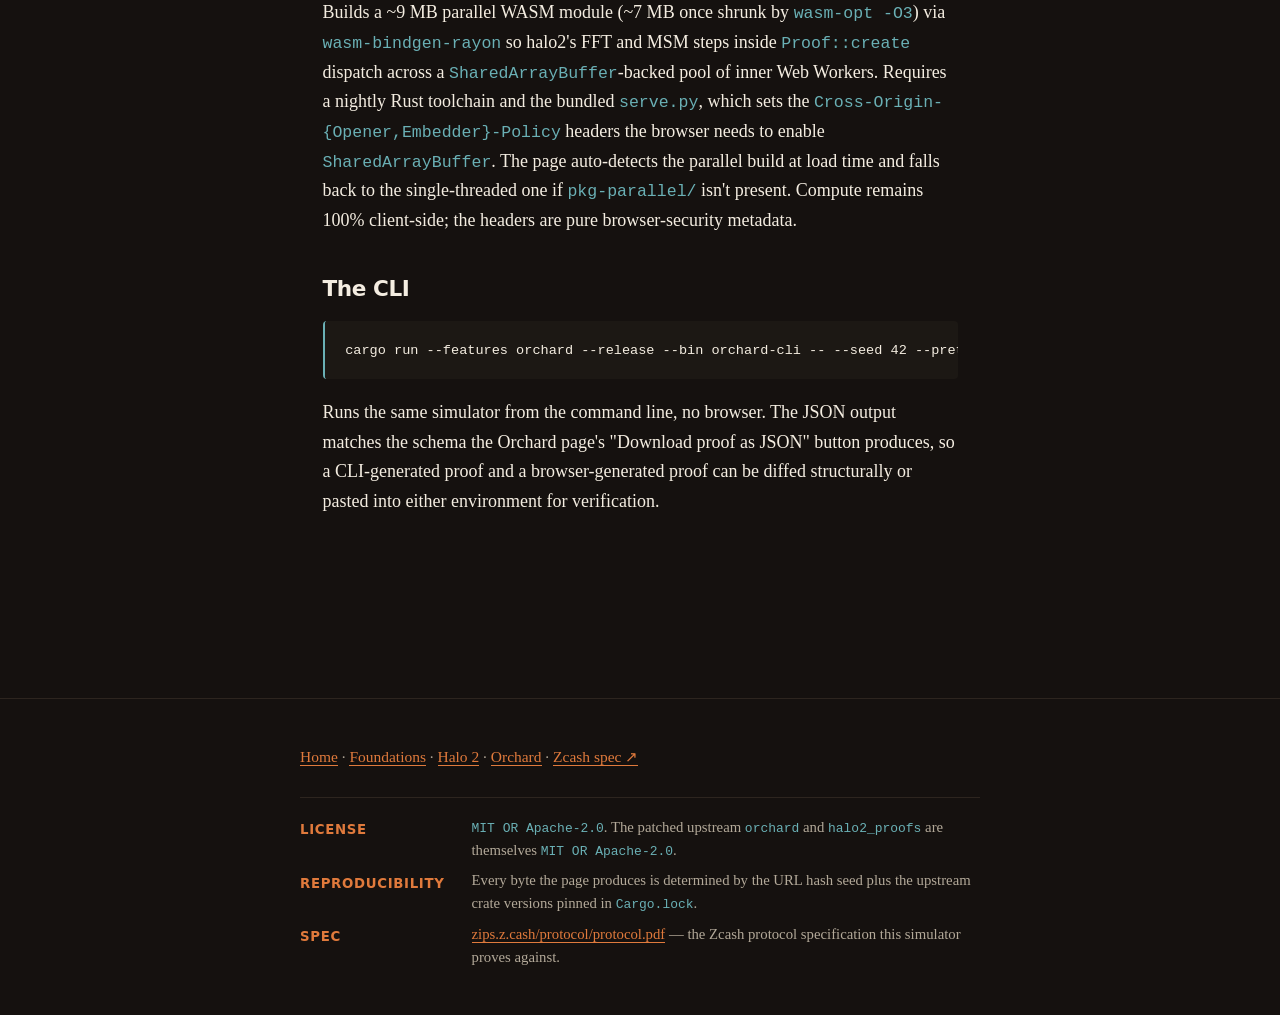
<file: web/reference.html>
<!doctype html>
<html lang="en">
<head>
  <meta charset="utf-8" />
  <meta name="viewport" content="width=device-width, initial-scale=1" />
  <title>Reference — the third algorithm</title>
  <meta name="description" content="Proof anatomy, comparison to other SNARK families, Orchard terminology, FAQ, references, and how to run it yourself." />
  <link rel="icon" type="image/svg+xml" href="data:image/svg+xml;utf8,<svg xmlns='http://www.w3.org/2000/svg' viewBox='0 0 16 16'><rect width='16' height='16' rx='2' fill='%23221c17'/><text x='8' y='12' font-family='Georgia,serif' font-style='italic' font-size='11' font-weight='600' text-anchor='middle' fill='%23e07a3c'>S</text></svg>" />
  <link rel="stylesheet" href="style.css" />
</head>
<body>
<a class="skip-link" href="#main">skip to content</a>

<nav class="site-nav" aria-label="site navigation">
  <div class="site-nav-inner" id="nav-inner">
    <a href="/" class="site-nav-brand"><strong>S</strong>imulate</a>
    <button class="nav-toggle" aria-label="toggle navigation" aria-controls="nav-inner" id="nav-toggle">menu</button>
    <div class="site-nav-links">
      <a href="/">Home</a>
      <a href="/foundations.html">Foundations</a>
      <a href="/halo2.html">Halo 2</a>
      <a href="/orchard.html">Orchard</a>
      <a href="/reference.html" aria-current="page">Reference</a>
    </div>
  </div>
</nav>

<main class="page" id="main">

  <header class="page-header">
    <div class="eyebrow">part IV &middot; reference</div>
    <h1>Reference.</h1>
    <p class="byline">
      Proof byte anatomy, comparison to other SNARK families,
      Orchard-specific terminology, frequently asked questions,
      paper references, and the commands to run the whole thing
      yourself.
    </p>
  </header>

  <h2 id="anatomy">Anatomy of a halo 2 Orchard proof</h2>

  <p>
    The 4992 bytes the Orchard simulator emits are 156 group-element
    or scalar slots of 32 bytes each. Halo 2 emits them in a fixed
    order determined by the PLONKish protocol structure. Fiat-Shamir
    challenges (theta, beta, gamma, y, x, x_1, x_2, x_3, x_4) are not
    written; the verifier re-derives them by hashing the transcript so
    far. The structure below is for a one-Action Orchard proof;
    multi-Action bundles multiply most regions by the number of
    actions.
  </p>

  <ol>
    <li>
      <strong>Advice commitments.</strong> One curve point per advice
      column. Orchard ships around ten advice columns; each is a
      Pedersen commitment to that column's polynomial. Source:
      <code>halo2_proofs::plonk::prover::create_proof</code>.
    </li>
    <li>
      <strong>Lookup permuted commitments.</strong> Two curve points
      per lookup argument (<code>A'</code> and <code>S'</code>).
      Orchard uses several lookups for table-driven range checks.
    </li>
    <li>
      <strong>Permutation Z + lookup Z.</strong> Permutation argument
      running products, chunked by max_degree (the Orchard PK uses
      three chunks), plus one Z per lookup.
    </li>
    <li>
      <strong>Vanishing h pieces.</strong> The quotient polynomial
      <code>h(X)</code>, split into chunks of degree
      &le; n &minus; 1.
    </li>
    <li>
      <strong>Evaluations at x.</strong> One scalar per (column,
      rotation) pair: advice, fixed, permutation, lookup, h piece.
      This is where the gate equation balance is checked.
    </li>
    <li>
      <strong>Multipoint reduction.</strong> A single batched IPA at
      point <code>x_3</code> combines openings at all rotation points
      using random-linear-combination challenge <code>x_4</code>.
    </li>
    <li>
      <strong>IPA tail.</strong>
      <code>k = log<sub>2</sub>(n)</code> rounds of
      <code>(L<sub>i</sub>, R<sub>i</sub>)</code> curve points, one
      final scalar <code>a</code>, one final blinder. For Orchard's
      <code>n = 2<sup>11</sup></code> polynomial, that's 11 IPA
      rounds plus two final scalars.
    </li>
  </ol>

  <h2 id="comparison">SNARK families compared</h2>

  <p>
    Halo 2's proof size is the largest in the well-known SNARK
    families. The tradeoff is no trusted setup: every other line
    below requires a multi-party ceremony whose output, if
    compromised, lets an adversary forge proofs forever. Halo 2's
    Pasta cycle plus the inner-product argument gets transparency
    at the cost of larger proofs and slower verification.
  </p>

  <table>
    <thead>
      <tr>
        <th>System</th><th>Curve</th><th>Proof size</th><th>Verify</th><th>Trusted setup</th>
      </tr>
    </thead>
    <tbody>
      <tr>
        <td>Groth16</td><td>BN254</td>
        <td class="num">192 B</td><td class="num">~3 ms</td>
        <td class="bad-cell">per-circuit</td>
      </tr>
      <tr>
        <td>PLONK (KZG)</td><td>BN254</td>
        <td class="num">~480 B</td><td class="num">~10 ms</td>
        <td class="bad-cell">universal</td>
      </tr>
      <tr>
        <td>Bulletproofs</td><td>Ristretto</td>
        <td class="num">~1.3 KB</td><td class="num">linear in n</td>
        <td class="ok-cell">none</td>
      </tr>
      <tr class="highlight-row">
        <td><strong>Halo 2 (Orchard)</strong></td><td>Pasta (vesta)</td>
        <td class="num"><strong>4992 B</strong></td><td class="num">~30 ms</td>
        <td class="ok-cell">none</td>
      </tr>
      <tr>
        <td>STARK (FRI)</td><td>field-only</td>
        <td class="num">~40 to 250 KB</td><td class="num">~10 to 100 ms</td>
        <td class="ok-cell">none</td>
      </tr>
    </tbody>
  </table>

  <p>
    The 4992 bytes per Action is also why Orchard transactions are
    large on chain: a single shielded transaction with multiple
    actions can run to tens of kilobytes just for the proofs. That
    cost is what buys Zcash a shielded pool that needs no trusted
    setup ceremony. Sapling, the previous Zcash shielded pool, uses
    Groth16 and required a multi-party setup ceremony; if any one
    participant kept their secret randomness, that participant
    could forge unlimited Sapling proofs. Orchard's Halo 2 design
    eliminates that attack surface entirely at the cost of larger,
    slower-to-verify proofs.
  </p>

  <h2 id="orchard-glossary">Orchard terminology</h2>

  <p>
    Terms used throughout the <a href="/orchard.html">Orchard
    page</a>. The
    <a href="https://zips.z.cash/protocol/protocol.pdf"
       rel="noopener">Zcash protocol specification</a> defines them
    across &sect;3 (Concepts) and &sect;4 (Abstract Protocol); the
    Action ZK relation that ties them together is
    <a href="https://zips.z.cash/protocol/protocol.pdf"
       rel="noopener">section 4.18.4</a>.
  </p>

  <dl class="glossary">
    <dt>anchor</dt>
    <dd>The root of the Orchard note-commitment Merkle tree at the
    moment the prover constructed the spend. A consensus node
    accepts the proof only if this root appears in a recent enough
    on-chain block, which is what prevents proving spends against a
    non-existent tree state.</dd>

    <dt>cv_net</dt>
    <dd>The Pedersen value commitment to the net of (spend value)
    minus (output value), blinded by a uniformly sampled trapdoor
    <code>rcv</code>. The binding signature later proves the prover
    knew the total trapdoor across all Actions, which is how Orchard
    enforces value balance without revealing it.</dd>

    <dt>nf_old</dt>
    <dd>The nullifier:
    <code>nf = Extract<sub>P</sub>([PRF<sup>nfOrchard</sup><sub>nk</sub>(&rho;) +
    &psi;]&middot;K<sup>Orchard</sup> + cm)</code>. A deterministic
    function of the spent note plus the spender's viewing key:
    Poseidon-based PRF on &rho;, blinded by &psi;, fixed-base
    scalar mul of <code>K<sup>Orchard</sup></code>, point-add with
    the note commitment, take the x-coordinate. Adding the result
    to the Orchard nullifier set prevents double-spending. Without
    the viewing key no outside observer can link the nullifier to
    the spent note; with it, the spender can prove the link.</dd>

    <dt>rk</dt>
    <dd>The spend-authorization verification key
    (<code>ak</code>) randomized by a per-spend trapdoor
    <code>&alpha;</code>. The randomization unlinks this Action's
    signature from the spending key's underlying public key while
    still letting the spender sign with the corresponding randomized
    signing key.</dd>

    <dt>cmx</dt>
    <dd>The output note's commitment, x-coordinate only. The
    Sinsemilla-derived note commitment is a Pasta curve point; Zcash
    transactions carry only the x-coordinate to save space and the
    verifier reconstructs y.</dd>

    <dt>Sinsemilla</dt>
    <dd>A SNARK-friendly hash function used in Orchard for note
    commitments and the Merkle tree. Designed for a small circuit
    footprint when proved inside Halo 2.</dd>

    <dt>Poseidon</dt>
    <dd>The other SNARK-friendly hash used in Orchard, for the
    nullifier derivation. Optimised for low arithmetic-constraint
    cost.</dd>

    <dt>RedPallas</dt>
    <dd>The signature scheme over the Pallas curve used for both the
    binding signature and the per-Action spend-auth signature.
    Rerandomisable (the <code>rk</code> mechanism), compatible with
    batch verification.</dd>

    <dt>FullViewingKey</dt>
    <dd>The capability to see all incoming and outgoing notes for a
    given spending key, without the ability to spend. Decomposes
    into <code>ak</code> (auth) + <code>nk</code>
    (nullifier-deriving) + <code>ovk</code>
    (outgoing-viewing).</dd>
  </dl>

  <h2 id="faq">Frequently asked questions</h2>

  <h3>What does "without witness" actually mean?</h3>
  <p>
    The simulator never has access to a specific spending key, note,
    or Merkle path that someone wants to keep private. It samples
    its own arbitrary witness (which happens to be a valid one for
    some statement) and proves that. Because the Orchard Action
    relation admits an enormous family of valid witnesses for any
    given public Instance, an observer who sees only the public
    Instance cannot tell which witness the prover used. That
    property is what makes the verifier learn nothing about which
    specific note was spent.
  </p>

  <h3>Why is the proof 4992 bytes when Groth16 proofs are 192 bytes?</h3>
  <p>
    Halo 2 is transparent: no per-circuit or universal trusted
    setup. The construction trades proof size and verification time
    for that property. Groth16 needs a per-circuit ceremony whose
    toxic waste, if retained, lets an adversary forge proofs
    forever. Zcash chose Halo 2 for Orchard specifically to
    eliminate this attack surface.
  </p>

  <h3>Is this the same code Zcash uses on mainnet?</h3>
  <p>
    The proof-generation path calls
    <code>orchard::circuit::Proof::create</code> and
    <code>Proof::verify</code> directly. Those are the same
    production wrappers around
    <code>halo2_proofs::plonk::create_proof</code> and
    <code>verify_proof</code> that
    <code>zcashd</code> and
    <code>zebrad</code> link against. The simulator's contribution
    is sampling a witness uniformly and driving the production
    prover with it. A small downstream patch exposes six read-only
    accessors (<code>ProvingKey::{inner,params}</code>,
    <code>VerifyingKey::{inner,params}</code>,
    <code>Instance::to_halo2_instance</code>,
    <code>SigningMetadata::{alpha,is_dummy}</code>) so a
    programmable transcript can be plumbed in and external
    verifiers can build the per-column instance scalars; otherwise
    the only available path uses Blake2b.
  </p>

  <h3>Could I use this to fake a Zcash transaction?</h3>
  <p>
    No. The <a href="/orchard.html#mainnet-reject">"what would
    happen on mainnet"</a> section on the Orchard page lists the
    five non-cryptographic reasons a consensus node would reject
    it. The simulator breaks no cryptographic property; it relies
    on the protocol doing more than cryptography for soundness
    against double-spend.
  </p>

  <h3>Why does the simulator return random-looking byte sequences?</h3>
  <p>
    That's the whole point. Honest Halo 2 proofs are uniform over
    the proof byte space (conditional on the public Instance), and
    the simulator's output is statistically indistinguishable from
    honest output. If a reader could see a pattern in the bytes,
    the protocol would leak. The two-proofs-same-witness panel on
    the Orchard page makes this concrete: two independent proofs
    of the same statement share roughly half their bytes by
    coincidence, which is exactly what zero-knowledge requires.
  </p>

  <h3 id="byte-level">Why does Foundations mention a "byte-level no-witness construction" that isn't here?</h3>
  <p>
    For relations with a <em>unique</em> witness, the WI-to-ZK
    collapse on multi-witness relations does not apply: the simulator
    can't sample a different witness, so it has no way to make its
    output transcript distribution match the honest prover's. The
    only escape is to construct the proof bytes directly from the
    public statement plus programmed challenges, never sampling a
    witness in the first place &mdash; a byte-level emit that walks
    the verifier's check equations and solves for each forced value.
  </p>
  <p>
    For relations like Orchard's, with many valid witnesses per
    public Instance, the construction is not needed. The simulator
    samples a uniform witness internally, runs the honest prover
    with a programmed Fiat-Shamir transcript, and outputs the result.
    Three facts together close the ZK gap: (i) Pasta-Pedersen
    polynomial commitments are perfectly hiding under uniform
    blinders, so the simulator's commitments carry no information
    about which witness was sampled; (ii) the Fiat-Shamir challenges
    are programmed rather than hashed from witness-dependent data;
    (iii) the witness was sampled uniformly from the witness set,
    so its marginal distribution conditional on the public statement
    matches the honest prover's. Composed, the simulator's output
    transcript is computationally indistinguishable from honest in
    the random-oracle model &mdash; the textbook ZK property.
  </p>
  <p>
    No separate byte-level construction is implemented in this
    crate, because neither the toy <code>MulCircuit</code> relation
    (every nonzero <code>a</code> is half of a valid witness) nor
    the Orchard Action relation (any valid spending-key /
    note / Merkle-path tuple) is unique-witness. Closing the
    byte-level path is research-status work whose payoff is for
    unique-witness relations not deployed here.
  </p>

  <h2 id="references">References</h2>

  <p>
    Foundational papers for the constructions exercised on these
    pages:
  </p>

  <ul>
    <li>
      <strong>Halo: Recursive Proof Composition without a Trusted
      Setup.</strong> Bowe, Grigg, Hopwood. 2019.
      <a href="https://eprint.iacr.org/2019/1021" rel="noopener">eprint.iacr.org/2019/1021</a>.
      The construction that made transparent recursive SNARKs over
      Pasta curves practical. Halo 2 is the production
      implementation.
    </li>
    <li>
      <strong>PLONK: Permutations over Lagrange-bases for Oecumenical
      Noninteractive arguments of Knowledge.</strong>
      Gabizon, Williamson, Ciobotaru. 2019.
      <a href="https://eprint.iacr.org/2019/953" rel="noopener">eprint.iacr.org/2019/953</a>.
      The PLONKish arithmetisation Halo 2 inherits: permutation
      argument, lookup arguments, custom gates.
    </li>
    <li>
      <strong>Bulletproofs: Short Proofs for Confidential
      Transactions and More.</strong>
      Bünz, Bootle, Boneh, Poelstra, Wuille, Maxwell. 2018.
      <a href="https://eprint.iacr.org/2017/1066" rel="noopener">eprint.iacr.org/2017/1066</a>.
      The inner-product argument Halo 2 uses for polynomial
      commitment opening. Section 3 contains the IPA the simulator
      programs.
    </li>
    <li>
      <strong>Witness Indistinguishable and Witness Hiding
      Protocols.</strong>
      Feige, Shamir. 1990.
      <a href="https://dl.acm.org/doi/10.1145/100216.100272" rel="noopener">dl.acm.org/doi/10.1145/100216.100272</a>.
      The original definition separating WI from ZK. Section 4
      contains the witness-uniformity argument the Orchard relation
      satisfies.
    </li>
    <li>
      <strong>Zcash protocol specification.</strong>
      <a href="https://zips.z.cash/protocol/protocol.pdf" rel="noopener">zips.z.cash/protocol/protocol.pdf</a>.
      <a href="https://zips.z.cash/protocol/protocol.pdf" rel="noopener">Section 3.7</a>
      introduces Action transfers;
      <a href="https://zips.z.cash/protocol/protocol.pdf" rel="noopener">section 4.6</a>
      defines the Action description data structure;
      <a href="https://zips.z.cash/protocol/protocol.pdf" rel="noopener">section 4.18.4</a>
      is the Action ZK relation the simulator proves.
      <a href="https://zips.z.cash/protocol/protocol.pdf" rel="noopener">Sections 4.14</a>
      and
      <a href="https://zips.z.cash/protocol/protocol.pdf" rel="noopener">4.15</a>
      specify the binding and spend-authorization signatures
      abstractly;
      <a href="https://zips.z.cash/protocol/protocol.pdf" rel="noopener">section 5.4.7</a>
      instantiates them as RedPallas.
    </li>
    <li>
      <strong>ZIP 244: Transaction Identifier
      Non-Malleability.</strong>
      <a href="https://zips.z.cash/zip-0244" rel="noopener">zips.z.cash/zip-0244</a>.
      The sighash derivation mainnet nodes use to authenticate the
      bundle's signatures.
    </li>
    <li>
      <strong>The Halo 2 book.</strong>
      <a href="https://zcash.github.io/halo2/" rel="noopener">zcash.github.io/halo2/</a>.
      Reference for proof structure, circuit API, and Fiat-Shamir
      conventions.
    </li>
  </ul>

  <h2 id="run-yourself">Running it yourself</h2>

  <p>
    Every part of these pages is reproducible from a clean checkout.
    The crate is pure Rust plus a small JS glue layer. The
    real-Orchard path uses the upstream <code>orchard</code> and
    <code>halo2_proofs</code> crates plus a small downstream patch
    that exposes six read-only accessors
    (<code>ProvingKey::{inner,params}</code>,
    <code>VerifyingKey::{inner,params}</code>,
    <code>Instance::to_halo2_instance</code>,
    <code>SigningMetadata::{alpha,is_dummy}</code>).
  </p>

  <h3>Fast tests (about 3 seconds)</h3>
  <pre><code>cargo test --features orchard</code></pre>
  <p>
    9 tests exercising the IPA, MulCircuit halo2 paths, and the
    proof byte-structure measurement. None of these run the real
    Orchard prover (gated under <code>#[ignore]</code> so the
    default run stays fast).
  </p>

  <h3>Real Orchard tests (about 2.5 minutes)</h3>
  <pre><code>cargo test --features orchard -- --ignored</code></pre>
  <p>
    9 tests driving the production Orchard prover end-to-end on
    sampled witnesses: single Action verifies, multi-Action bundle
    verifies, signed bundle verifies, ROM-programmable variant
    verifies, tampered proof rejected, wrong Instance rejected,
    arbitrary-value spend verifies, byte distributions uniform.
  </p>

  <h3>The single-threaded web demo</h3>
  <pre><code>PROFILE=release FEATURES=wasm-orchard bash build-wasm.sh
(cd web &amp;&amp; python3 serve.py 8000)
xdg-open http://localhost:8000</code></pre>
  <p>
    Builds a ~4 MB single-threaded WASM module and serves the
    static HTML/JS at <code>localhost:8000</code>. No backend;
    everything runs in the browser tab.
  </p>

  <h3>The parallel web demo (4 to 8 times faster prove)</h3>
  <pre><code>rustup component add rust-src --toolchain nightly
bash build-wasm-parallel.sh
(cd web &amp;&amp; python3 serve.py 8000)
xdg-open http://localhost:8000</code></pre>
  <p>
    Builds a ~9 MB parallel WASM module (~7 MB once shrunk by
    <code>wasm-opt -O3</code>) via
    <code>wasm-bindgen-rayon</code> so halo2's FFT and MSM steps
    inside <code>Proof::create</code> dispatch across a
    <code>SharedArrayBuffer</code>-backed pool of inner Web Workers.
    Requires a nightly Rust toolchain and the bundled
    <code>serve.py</code>, which sets the
    <code>Cross-Origin-{Opener,Embedder}-Policy</code> headers the
    browser needs to enable <code>SharedArrayBuffer</code>. The page
    auto-detects the parallel build at load time and falls back to
    the single-threaded one if <code>pkg-parallel/</code> isn't
    present. Compute remains 100% client-side; the headers are pure
    browser-security metadata.
  </p>

  <h3>The CLI</h3>
  <pre><code>cargo run --features orchard --release --bin orchard-cli -- --seed 42 --pretty</code></pre>
  <p>
    Runs the same simulator from the command line, no browser. The
    JSON output matches the schema the Orchard page's "Download
    proof as JSON" button produces, so a CLI-generated proof and a
    browser-generated proof can be diffed structurally or pasted
    into either environment for verification.
  </p>

</main>

<footer>
  <div class="footer-inner">
    <p>
      <a href="/">Home</a> &middot;
      <a href="/foundations.html">Foundations</a> &middot;
      <a href="/halo2.html">Halo 2</a> &middot;
      <a href="/orchard.html">Orchard</a> &middot;
      <a href="https://zips.z.cash/protocol/protocol.pdf" rel="noopener">Zcash spec &#x2197;</a>
    </p>
    <dl>
      <dt>License</dt>
      <dd><code>MIT OR Apache-2.0</code>. The patched upstream
      <code>orchard</code> and <code>halo2_proofs</code> are
      themselves <code>MIT OR Apache-2.0</code>.</dd>
      <dt>Reproducibility</dt>
      <dd>
        Every byte the page produces is determined by the URL hash
        seed plus the upstream crate versions pinned in
        <code>Cargo.lock</code>.
      </dd>
      <dt>Spec</dt>
      <dd>
        <a href="https://zips.z.cash/protocol/protocol.pdf" rel="noopener">zips.z.cash/protocol/protocol.pdf</a>
        &mdash; the Zcash protocol specification this simulator
        proves against.
      </dd>
    </dl>
  </div>
</footer>

<script src="nav.js" type="module"></script>
</body>
</html>
</file>
<file: web/style.css>
/* Zero-Knowledge has Three Algorithms
   ===================================
   Editorial-style long-form design. Warm-dark palette, serif body,
   single accent color. Mobile-first; desktop adds wider columns and
   margin sidenotes.

   Visual rules:
   - Body text is the default. Cards are reserved for experiments
     and data-heavy panels, not bullet lists.
   - Single warm accent (#e07a3c) for emphasis. Code spans use a
     muted teal (#5c9ea3). No blue/purple AI palette.
   - 680px reading column on desktop; full width on mobile.
   - Triple-dot dingbat between top-level sections, not horizontal
     rules.
*/

:root {
  /* Palette */
  --bg:          #15110f;
  --bg-soft:     #1c1814;
  --bg-card:     #221c17;
  --fg:          #f4ede1;
  --fg-dim:      #b3a999;
  --fg-faint:    #6f6657;
  --accent:      #e07a3c;
  --accent-soft: rgba(224, 122, 60, 0.12);
  --code:        #6ab0b5;
  --rule:        #2d251f;
  --ok:          #88c479;
  --bad:         #d96a6a;
  --warn:        #e0b063;

  /* Typography */
  --font-body:   "Source Serif 4", "Source Serif Pro", Charter, Georgia, "Iowan Old Style", serif;
  --font-head:   Inter, -apple-system, BlinkMacSystemFont, "Segoe UI", system-ui, sans-serif;
  --font-mono:   "JetBrains Mono", "Fira Code", ui-monospace, "SF Mono", Menlo, monospace;

  /* Sizes */
  --column:      680px;
  --column-wide: 960px;
  --gutter:      1.25rem;
}

* { box-sizing: border-box; }

html, body {
  margin: 0;
  padding: 0;
  background: var(--bg);
  color: var(--fg);
  font-family: var(--font-body);
  font-size: 18px;
  line-height: 1.65;
  -webkit-font-smoothing: antialiased;
  text-rendering: optimizeLegibility;
}

::selection { background: var(--accent); color: var(--bg); }

a { color: var(--accent); text-decoration: none; border-bottom: 1px solid currentColor; }
a:hover { color: var(--fg); }

code, pre, kbd { font-family: var(--font-mono); }
code { color: var(--code); font-size: 0.92em; font-feature-settings: "calt" 0; }

/* ---------- Skip-to-content ---------- */

.skip-link {
  position: absolute;
  left: -9999px;
  top: 0;
  background: var(--accent);
  color: var(--bg);
  padding: 0.6rem 1rem;
  font-family: var(--font-head);
  font-weight: 600;
  text-decoration: none;
  z-index: 100;
}
.skip-link:focus { left: 0; outline: 2px solid var(--fg); outline-offset: 2px; }

/* ---------- Site nav ---------- */

.site-nav {
  position: sticky;
  top: 0;
  z-index: 50;
  background: rgba(21, 17, 15, 0.92);
  backdrop-filter: blur(8px);
  -webkit-backdrop-filter: blur(8px);
  border-bottom: 1px solid var(--rule);
}

.site-nav-inner {
  max-width: var(--column-wide);
  margin: 0 auto;
  padding: 0.85rem var(--gutter);
  display: flex;
  align-items: center;
  gap: 1.25rem;
  font-family: var(--font-head);
}

.site-nav-brand {
  font-weight: 600;
  letter-spacing: -0.01em;
  color: var(--fg);
  border-bottom: none;
  font-size: 0.92rem;
}
.site-nav-brand:hover { color: var(--accent); }
.site-nav-brand strong { color: var(--accent); font-weight: 600; }

.site-nav-links {
  display: flex;
  gap: 1.1rem;
  margin-left: auto;
  flex-wrap: wrap;
}

.site-nav-links a {
  color: var(--fg-dim);
  font-size: 0.86rem;
  border-bottom: none;
  padding: 0.15rem 0;
  border-bottom: 2px solid transparent;
}
.site-nav-links a:hover { color: var(--fg); }
.site-nav-links a[aria-current="page"] {
  color: var(--accent);
  border-bottom-color: var(--accent);
}

.nav-toggle {
  display: none;
  background: transparent;
  border: 1px solid var(--rule);
  color: var(--fg);
  padding: 0.3rem 0.6rem;
  border-radius: 3px;
  font-family: var(--font-head);
  font-size: 0.85rem;
  cursor: pointer;
  margin-left: auto;
}

/* Mobile nav */
@media (max-width: 640px) {
  .nav-toggle { display: block; }
  .site-nav-links {
    display: none;
    flex-direction: column;
    width: 100%;
    margin-left: 0;
    margin-top: 0.85rem;
    padding-top: 0.85rem;
    border-top: 1px solid var(--rule);
    gap: 0.85rem;
  }
  .site-nav-inner.open { flex-wrap: wrap; }
  .site-nav-inner.open .site-nav-links { display: flex; }
}

/* ---------- Page wrapper ---------- */

main.page {
  max-width: var(--column);
  margin: 0 auto;
  padding: 3rem var(--gutter) 4rem;
}

main.page-wide {
  max-width: var(--column-wide);
}

/* ---------- Headers (article-style) ---------- */

h1, h2, h3, h4 {
  font-family: var(--font-head);
  font-weight: 600;
  line-height: 1.2;
  letter-spacing: -0.02em;
  margin: 0;
}

h1 {
  font-size: clamp(2.2rem, 5.5vw, 3.4rem);
  margin-top: 0.5rem;
  margin-bottom: 1rem;
}

h2 {
  font-size: clamp(1.55rem, 3.5vw, 2rem);
  margin-top: 3.5rem;
  margin-bottom: 1rem;
  letter-spacing: -0.015em;
}

h3 {
  font-size: 1.2rem;
  margin-top: 2.25rem;
  margin-bottom: 0.6rem;
  color: var(--fg);
}

h4 {
  font-size: 0.95rem;
  font-family: var(--font-head);
  text-transform: uppercase;
  letter-spacing: 0.06em;
  color: var(--fg-dim);
  margin-top: 1.5rem;
  margin-bottom: 0.6rem;
}

p { margin: 0 0 1.1em; }

p + h2, ul + h2, ol + h2, pre + h2, .card + h2 { margin-top: 4rem; }

/* Section break dingbat instead of <hr>. Use <div class="rule">...</div>. */
.rule {
  text-align: center;
  margin: 3rem 0;
  color: var(--fg-faint);
  letter-spacing: 1rem;
  font-size: 0.9rem;
  user-select: none;
}
.rule::before { content: "· · ·"; }

/* ---------- Page header / lede ---------- */

.page-header {
  margin-bottom: 2.5rem;
}

.page-header .eyebrow {
  font-family: var(--font-head);
  font-size: 0.78rem;
  letter-spacing: 0.18em;
  text-transform: uppercase;
  color: var(--accent);
  margin-bottom: 0.85rem;
}

.lede {
  font-size: 1.2rem;
  line-height: 1.55;
  color: var(--fg);
  margin: 1.5rem 0 1.2rem;
}

.byline {
  font-size: 0.92rem;
  color: var(--fg-dim);
  font-style: italic;
  margin: 0.75rem 0 2rem;
}

/* Drop-cap on the first paragraph of the body section. */
.drop-cap::first-letter {
  font-family: var(--font-head);
  font-weight: 600;
  font-size: 3.6em;
  float: left;
  line-height: 0.88;
  margin: 0.1em 0.08em -0.1em 0;
  color: var(--accent);
}

/* ---------- Lists, naturally typeset ---------- */

ul, ol { padding-left: 1.3em; margin: 0 0 1.2em; }
li { margin-bottom: 0.45em; }
li::marker { color: var(--fg-faint); }

/* The numbered algorithm walkthrough in "how the simulator does it".
   Slightly looser, no card chrome. */
ol.algo li {
  margin-bottom: 0.85em;
  padding-left: 0.4em;
}
ol.algo li strong { color: var(--accent); font-weight: 600; }

/* ---------- Inline code + glossary terms ---------- */

dl.glossary {
  margin: 1.2em 0;
  display: grid;
  grid-template-columns: max-content 1fr;
  gap: 0.4em 1.2em;
  font-size: 0.96em;
}
dl.glossary dt {
  font-family: var(--font-mono);
  color: var(--code);
  font-size: 0.88em;
  align-self: baseline;
  padding-top: 0.15em;
}
dl.glossary dd { margin: 0; color: var(--fg-dim); }
dl.glossary dd code { color: var(--code); background: transparent; padding: 0; }

@media (max-width: 640px) {
  dl.glossary { grid-template-columns: 1fr; gap: 0.15em; }
  dl.glossary dt { padding-top: 0.6em; }
}

/* ---------- Formal-claim block ---------- */

.formal-claim {
  font-family: var(--font-mono);
  font-size: 1.02rem;
  color: var(--fg);
  background: var(--bg-soft);
  border-left: 3px solid var(--accent);
  padding: 1rem 1.25rem;
  margin: 1.5em 0;
  overflow-x: auto;
  line-height: 1.55;
}

/* ---------- Pull-quote / blockquote ---------- */

blockquote {
  border-left: 2px solid var(--accent);
  margin: 1.5em 0;
  padding-left: 1.25em;
  color: var(--fg-dim);
  font-style: italic;
}

/* ---------- Cards (sparingly) ---------- */

.card {
  background: var(--bg-soft);
  border: 1px solid var(--rule);
  border-radius: 4px;
  padding: 1.2rem 1.3rem;
  margin: 1.5em 0;
}

.card-emph {
  border-left: 3px solid var(--accent);
}

/* ---------- Run strip (interactive controls) ---------- */

.run-strip {
  display: flex;
  flex-wrap: wrap;
  align-items: center;
  gap: 0.75rem;
  margin: 1.5em 0;
  font-family: var(--font-head);
}

.run-strip label {
  font-size: 0.88rem;
  color: var(--fg-dim);
  display: inline-flex;
  align-items: center;
  gap: 0.45rem;
}

.run-strip input[type="number"] {
  background: var(--bg-soft);
  color: var(--fg);
  border: 1px solid var(--rule);
  padding: 0.45rem 0.6rem;
  border-radius: 3px;
  font-family: var(--font-mono);
  font-size: 0.92rem;
  width: 80px;
}

.run-strip input[type="number"]:focus {
  outline: none;
  border-color: var(--accent);
}

.run-strip button {
  background: var(--accent);
  color: var(--bg);
  border: none;
  padding: 0.55rem 1.1rem;
  font-family: var(--font-head);
  font-size: 0.92rem;
  font-weight: 600;
  border-radius: 3px;
  cursor: pointer;
  min-height: 44px;
  transition: background 0.15s, transform 0.05s;
}

.run-strip button:hover:not(:disabled) {
  background: #f59861;
}
.run-strip button:active:not(:disabled) {
  transform: translateY(1px);
}
.run-strip button:disabled {
  opacity: 0.4;
  cursor: not-allowed;
}

.run-strip button.secondary {
  background: transparent;
  color: var(--accent);
  border: 1px solid var(--accent);
}
.run-strip button.secondary:hover:not(:disabled) {
  background: var(--accent-soft);
}

.run-status {
  font-family: var(--font-mono);
  font-size: 0.82rem;
  color: var(--fg-dim);
}
.run-status.ok { color: var(--ok); }
.run-status.error { color: var(--bad); }

/* ---------- Verdict tile (hero verdict for an experiment) ---------- */

.verdict-tile {
  display: flex;
  align-items: flex-start;
  gap: 1rem;
  padding: 1.1rem 1.25rem;
  border-radius: 4px;
  background: var(--bg-soft);
  border-left: 3px solid var(--rule);
  margin: 1.25em 0;
}

.verdict-tile .icon {
  width: 26px;
  height: 26px;
  border-radius: 50%;
  background: var(--rule);
  flex-shrink: 0;
  display: flex;
  align-items: center;
  justify-content: center;
  color: var(--bg);
  font-weight: 700;
  font-size: 0.95rem;
  margin-top: 0.15rem;
}

.verdict-tile.accept { border-left-color: var(--ok); }
.verdict-tile.accept .icon { background: var(--ok); }
.verdict-tile.accept .icon::after { content: "✓"; }

.verdict-tile.reject { border-left-color: var(--bad); }
.verdict-tile.reject .icon { background: var(--bad); }
.verdict-tile.reject .icon::after { content: "✗"; }

.verdict-headline {
  font-family: var(--font-head);
  font-weight: 600;
  font-size: 1.02rem;
  color: var(--fg);
  margin-bottom: 0.25rem;
}

.verdict-sub {
  font-size: 0.92rem;
  color: var(--fg-dim);
  font-family: var(--font-body);
}
.verdict-sub code { color: var(--code); }

/* ---------- Hex fields + copy buttons ---------- */

.hex-field {
  display: grid;
  grid-template-columns: max-content 1fr auto;
  gap: 0.5rem 1rem;
  padding: 0.55rem 0;
  border-bottom: 1px solid var(--rule);
  align-items: center;
  font-family: var(--font-mono);
  font-size: 0.78rem;
}
.hex-field:last-child { border-bottom: none; }
.hex-field-name { color: var(--fg-dim); white-space: nowrap; }
.hex-field-value { color: var(--fg); word-break: break-all; }

.copy-btn {
  background: transparent;
  border: 1px solid var(--rule);
  color: var(--fg-dim);
  font-family: var(--font-mono);
  font-size: 0.72rem;
  padding: 0.25rem 0.6rem;
  border-radius: 3px;
  cursor: pointer;
  transition: background 0.15s, color 0.15s, border-color 0.15s;
  min-height: 28px;
  white-space: nowrap;
}
.copy-btn:hover {
  background: var(--accent);
  color: var(--bg);
  border-color: var(--accent);
}
.copy-btn.copied {
  background: var(--ok);
  color: var(--bg);
  border-color: var(--ok);
}

@media (max-width: 640px) {
  .hex-field {
    grid-template-columns: 1fr auto;
    gap: 0.25rem 0.5rem;
  }
  .hex-field-name { grid-column: 1 / -1; }
}

/* ---------- Progress bar (worker activity) ---------- */

.progress {
  margin: 1.25em 0;
  padding: 0.85rem 1rem;
  background: var(--bg-soft);
  border-radius: 4px;
  border-left: 2px solid var(--accent);
}
.progress[hidden] { display: none; }
.progress-row {
  display: flex;
  justify-content: space-between;
  align-items: baseline;
  font-family: var(--font-mono);
  font-size: 0.82rem;
  margin-bottom: 0.6rem;
}
.progress-phase { color: var(--accent); }
.progress-time { color: var(--fg); font-variant-numeric: tabular-nums; font-weight: 600; }
.progress-bar {
  height: 5px;
  background: var(--bg);
  border-radius: 3px;
  overflow: hidden;
  position: relative;
}
.progress-fill {
  position: absolute;
  top: 0; bottom: 0; left: 0; width: 35%;
  background: linear-gradient(90deg, transparent, var(--accent), transparent);
  animation: indeterminate 1.4s infinite linear;
}
@keyframes indeterminate {
  0%   { transform: translateX(-100%); }
  100% { transform: translateX(370%); }
}
.progress-hint {
  margin-top: 0.5rem;
  font-size: 0.74rem;
  color: var(--fg-faint);
  font-family: var(--font-mono);
}

/* ---------- Stage cards (flow diagram) ---------- */

.flow {
  display: grid;
  grid-template-columns: 1fr auto 1fr auto 1fr auto 1fr;
  gap: 0.5rem;
  margin: 1.5em 0;
  align-items: stretch;
}

.flow-stage {
  background: var(--bg-soft);
  border-radius: 4px;
  border-top: 2px solid var(--rule);
  padding: 0.75rem 0.85rem;
  display: flex;
  flex-direction: column;
  gap: 0.45rem;
  font-family: var(--font-head);
  font-size: 0.86rem;
  position: relative;
  transition: border-top-color 0.2s, background 0.2s;
}

.flow-stage.active {
  border-top-color: var(--warn);
  background: rgba(224, 176, 99, 0.07);
  animation: flow-pulse 1.2s infinite ease-in-out;
}
.flow-stage.done { border-top-color: var(--ok); }
.flow-stage.done::after {
  content: "✓"; position: absolute; top: 0.55rem; right: 0.7rem;
  color: var(--ok); font-weight: 700; font-size: 0.95rem;
}

@keyframes flow-pulse {
  0%, 100% { box-shadow: 0 0 0 0 rgba(224, 176, 99, 0); }
  50%      { box-shadow: 0 0 0 4px rgba(224, 176, 99, 0.15); }
}

.flow-stage-head { display: flex; align-items: center; gap: 0.55rem; }
.flow-stage-num {
  width: 22px; height: 22px;
  border-radius: 50%;
  background: var(--accent);
  color: var(--bg);
  font-weight: 700;
  font-size: 0.76rem;
  display: flex; align-items: center; justify-content: center;
  font-family: var(--font-mono);
  flex-shrink: 0;
}
.flow-stage-name { font-weight: 600; color: var(--fg); }
.flow-stage-detail {
  font-family: var(--font-mono);
  font-size: 0.72rem;
  color: var(--fg-dim);
  line-height: 1.45;
  word-break: break-word;
}
.flow-stage-detail code { color: var(--code); background: transparent; padding: 0; }
.flow-stage-out {
  margin-top: auto;
  font-family: var(--font-mono);
  font-size: 0.7rem;
  color: var(--accent);
  padding-top: 0.4rem;
  border-top: 1px dashed var(--rule);
}
.flow-stage-timing {
  font-family: var(--font-mono);
  font-size: 0.72rem;
  color: var(--ok);
  min-height: 1em;
}
.flow-stage-timing:empty { display: none; }

.flow-arrow {
  display: flex; align-items: center; justify-content: center;
  color: var(--fg-faint);
  font-size: 1.2rem;
}

@media (max-width: 780px) {
  .flow { grid-template-columns: 1fr; }
  .flow-arrow { transform: rotate(90deg); padding: 0.15rem 0; }
}

/* ---------- Stats strip ---------- */

.stats {
  display: flex;
  flex-wrap: wrap;
  gap: 0.5rem;
  margin: 1.25em 0;
  align-items: center;
}
.stats[hidden] { display: none; }

.stat {
  background: var(--bg-soft);
  padding: 0.5rem 0.85rem;
  border-radius: 4px;
  border-left: 2px solid var(--accent);
  display: flex;
  flex-direction: column;
  gap: 0.05rem;
  min-width: 130px;
}
.stat-label {
  font-family: var(--font-head);
  font-size: 0.68rem;
  text-transform: uppercase;
  letter-spacing: 0.05em;
  color: var(--fg-dim);
}
.stat-value {
  font-family: var(--font-mono);
  font-size: 0.95rem;
  color: var(--fg);
  font-weight: 600;
  font-variant-numeric: tabular-nums;
}

.stats-reset {
  margin-left: auto;
  background: transparent;
  color: var(--fg-dim);
  border: 1px solid var(--rule);
  padding: 0.4rem 0.85rem;
  font-family: var(--font-head);
  font-size: 0.78rem;
  border-radius: 3px;
  cursor: pointer;
}
.stats-reset:hover { background: var(--bad); color: var(--bg); border-color: var(--bad); }

/* ---------- Tables ---------- */

table {
  width: 100%;
  border-collapse: collapse;
  margin: 1.5em 0;
  font-size: 0.92em;
}
table th, table td {
  padding: 0.55rem 0.75rem;
  text-align: left;
  border-bottom: 1px solid var(--rule);
  vertical-align: top;
}
table th {
  font-family: var(--font-head);
  font-weight: 600;
  font-size: 0.78rem;
  text-transform: uppercase;
  letter-spacing: 0.05em;
  color: var(--fg-dim);
}
table td.num {
  font-family: var(--font-mono);
  font-variant-numeric: tabular-nums;
  color: var(--accent);
  white-space: nowrap;
}
table tr.highlight-row {
  background: var(--accent-soft);
}
table .ok-cell  { color: var(--ok); }
table .bad-cell { color: var(--bad); }

/* ---------- Code blocks ---------- */

pre {
  background: var(--bg-soft);
  border-radius: 4px;
  padding: 1rem 1.15rem;
  margin: 1.25em 0;
  overflow-x: auto;
  font-size: 0.82rem;
  line-height: 1.55;
  border-left: 2px solid var(--code);
}
pre code { color: var(--fg); background: transparent; padding: 0; }

/* ---------- Hero card on the landing page ---------- */

.hero {
  padding: 4rem var(--gutter) 3rem;
  text-align: left;
  max-width: var(--column);
  margin: 0 auto;
}

.hero h1 {
  font-size: clamp(2.5rem, 7vw, 4rem);
  letter-spacing: -0.025em;
  margin-bottom: 0.5rem;
  line-height: 1.05;
}
.hero h1 .accent { color: var(--accent); }

.hero-deck {
  font-size: clamp(1.05rem, 2.4vw, 1.25rem);
  color: var(--fg-dim);
  max-width: 540px;
  line-height: 1.55;
  margin: 1.25rem 0 2rem;
}

.hero-meta {
  display: flex;
  flex-wrap: wrap;
  gap: 1.25rem;
  font-family: var(--font-mono);
  font-size: 0.78rem;
  color: var(--fg-faint);
  margin-top: 2.5rem;
  padding-top: 1.25rem;
  border-top: 1px solid var(--rule);
}

/* ---------- Section cards (landing page navigation) ---------- */

.toc-cards {
  display: grid;
  gap: 1rem;
  grid-template-columns: 1fr;
  margin: 2.5em 0;
}

@media (min-width: 720px) {
  .toc-cards { grid-template-columns: 1fr 1fr; }
}

.toc-card {
  background: var(--bg-soft);
  border: 1px solid var(--rule);
  border-radius: 4px;
  padding: 1.5rem 1.5rem;
  text-decoration: none;
  border-bottom: 1px solid var(--rule);
  color: var(--fg);
  transition: border-color 0.15s, background 0.15s, transform 0.1s;
  display: block;
}
.toc-card:hover {
  border-color: var(--accent);
  background: rgba(224, 122, 60, 0.04);
  transform: translateY(-1px);
  color: var(--fg);
}
.toc-card .toc-card-number {
  font-family: var(--font-mono);
  font-size: 0.78rem;
  color: var(--accent);
  letter-spacing: 0.1em;
}
.toc-card .toc-card-title {
  font-family: var(--font-head);
  font-size: 1.15rem;
  font-weight: 600;
  margin: 0.4rem 0 0.5rem;
  letter-spacing: -0.01em;
}
.toc-card .toc-card-desc {
  font-size: 0.95rem;
  color: var(--fg-dim);
  line-height: 1.5;
}

/* ---------- Footer ---------- */

footer {
  border-top: 1px solid var(--rule);
  margin-top: 5rem;
  padding: 2.5rem var(--gutter);
  font-size: 0.86rem;
  color: var(--fg-dim);
}

footer .footer-inner {
  max-width: var(--column);
  margin: 0 auto;
}

footer dl {
  display: grid;
  grid-template-columns: max-content 1fr;
  gap: 0.4rem 1.5rem;
  margin: 1.5rem 0 0;
  font-size: 0.82rem;
  padding-top: 1rem;
  border-top: 1px solid var(--rule);
}
footer dt {
  font-family: var(--font-head);
  font-weight: 600;
  font-size: 0.74rem;
  text-transform: uppercase;
  letter-spacing: 0.05em;
  color: var(--accent);
  align-self: baseline;
  padding-top: 0.18rem;
}
footer dd { margin: 0; color: var(--fg-dim); line-height: 1.55; }
footer code { color: var(--code); background: transparent; padding: 0; font-size: 0.88em; }

@media (max-width: 640px) {
  footer dl { grid-template-columns: 1fr; gap: 0.15rem; }
  footer dt { margin-top: 0.55rem; }
}

/* ---------- Print ---------- */

@media print {
  html, body { background: #fff !important; color: #000 !important; }
  body * { color: #000 !important; background: transparent !important; }
  .site-nav, .run-strip, .skip-link, .stats, .copy-btn, .nav-toggle { display: none !important; }
  details { display: block !important; }
  summary { display: none !important; }
  a[href^="http"]::after {
    content: " [" attr(href) "]";
    font-size: 9pt;
    color: #555 !important;
    word-break: break-all;
  }
}
</file>
